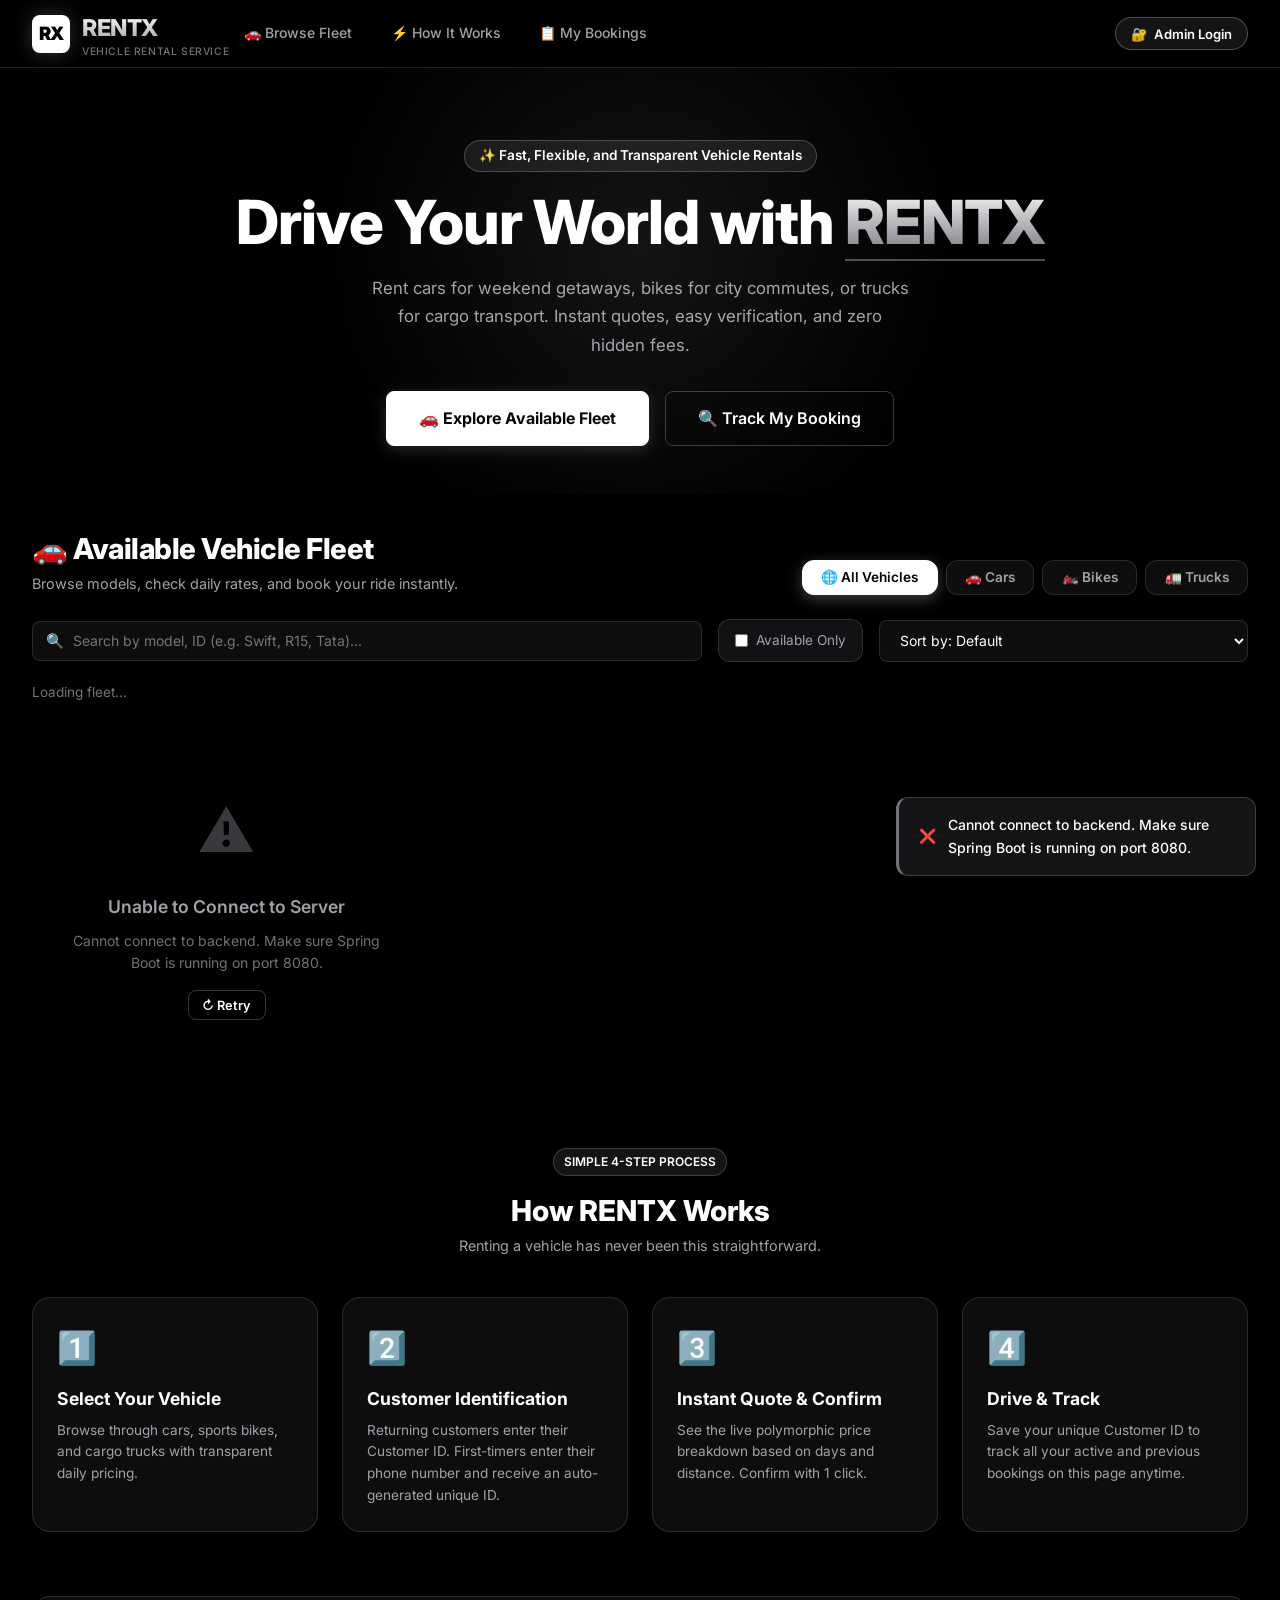
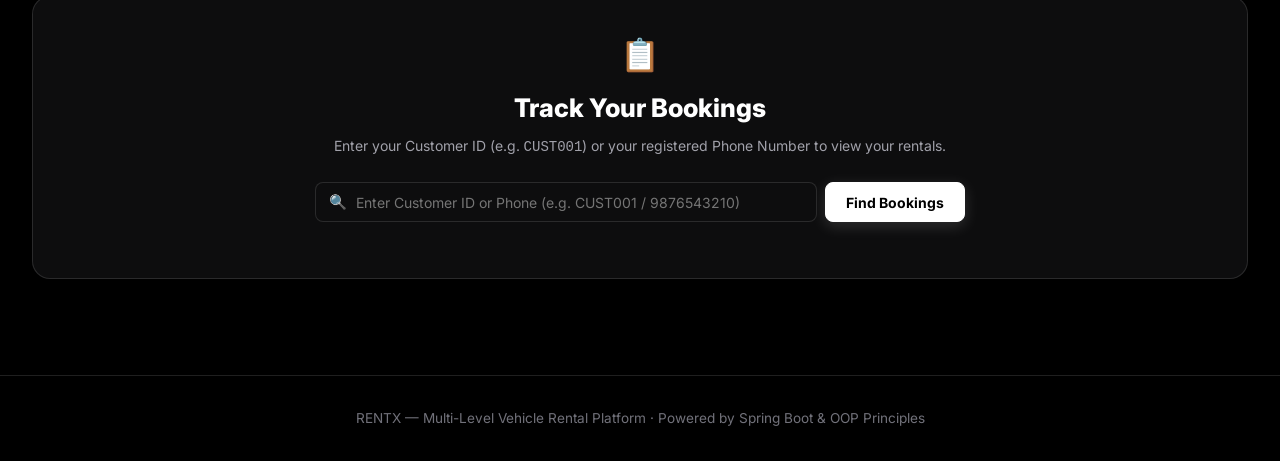
<file: index.html>
<!DOCTYPE html>
<html lang="en">
<head>
    <meta charset="UTF-8">
    <meta name="viewport" content="width=device-width, initial-scale=1.0">
    <meta name="description" content="RENTX - Find and rent cars, bikes, and trucks with transparent rates and instant booking.">
    <title>RENTX – Premium Vehicle Rental Platform</title>
    <link rel="stylesheet" href="css/style.css?v=3">
    <link rel="icon" href="data:image/svg+xml,<svg xmlns='http://www.w3.org/2000/svg' viewBox='0 0 100 100'><text y='.9em' font-size='90'>🚗</text></svg>">
</head>
<body>

<!-- CUSTOMER NAVIGATION -->
<nav class="navbar">
    <div class="navbar-brand">
        <div class="brand-logo">RX</div>
        <div>
            <span class="brand-name">RENTX</span>
            <span class="brand-subtitle">Vehicle Rental Service</span>
        </div>
    </div>

    <ul class="nav-links">
        <li><a href="#fleet-section" class="active">🚗 Browse Fleet</a></li>
        <li><a href="#how-it-works">⚡ How It Works</a></li>
        <li><a href="#my-bookings-section">📋 My Bookings</a></li>
    </ul>

    <!-- Top Right Switch: Admin Login / Owner Portal -->
    <div id="admin-nav-container" style="margin-left:auto; display:flex; align-items:center; gap:0.5rem;">
        <button onclick="openModal('admin-login-modal')" class="admin-switch-btn" id="admin-login-btn">
            <span>🔐</span> Admin Login
        </button>
    </div>
</nav>

<!-- HERO SECTION -->
<section class="hero">
    <div style="display:inline-block; margin-bottom:1rem; padding:4px 14px; border-radius:999px; background:rgba(255,255,255,0.08); border:1px solid rgba(255,255,255,0.2); font-size:0.85rem; font-weight:600;">
        ✨ Fast, Flexible, and Transparent Vehicle Rentals
    </div>
    <h1>Drive Your World with <span>RENTX</span></h1>
    <p>Rent cars for weekend getaways, bikes for city commutes, or trucks for cargo transport. Instant quotes, easy verification, and zero hidden fees.</p>
    <div class="hero-actions">
        <a href="#fleet-section" class="btn btn-primary btn-lg">🚗 Explore Available Fleet</a>
        <a href="#my-bookings-section" class="btn btn-outline btn-lg">🔍 Track My Booking</a>
    </div>
</section>

<!-- MAIN CONTENT -->
<main class="main-content">

    <!-- FLEET CATALOG SECTION -->
    <section id="fleet-section" style="scroll-margin-top: 80px;">
        <div style="display:flex; flex-wrap:wrap; align-items:flex-end; justify-content:space-between; gap:1rem; margin-bottom:1.5rem;">
            <div>
                <h2 style="font-size:1.8rem; font-weight:800; color:#fff; letter-spacing:-0.5px;">🚗 Available Vehicle Fleet</h2>
                <p style="color:var(--text-secondary); font-size:0.9rem;">Browse models, check daily rates, and book your ride instantly.</p>
            </div>
            <!-- Category Tabs -->
            <div class="category-tabs">
                <button class="category-tab-btn active" onclick="setCategoryFilter('ALL', this)">
                    🌐 All Vehicles
                </button>
                <button class="category-tab-btn" onclick="setCategoryFilter('Car', this)">
                    🚗 Cars
                </button>
                <button class="category-tab-btn" onclick="setCategoryFilter('Bike', this)">
                    🏍️ Bikes
                </button>
                <button class="category-tab-btn" onclick="setCategoryFilter('Truck', this)">
                    🚛 Trucks
                </button>
            </div>
        </div>

        <!-- Filter & Search Controls Bar -->
        <div class="filter-bar" style="margin-bottom:1.25rem;">
            <div class="search-input" style="flex:2; min-width:220px;">
                <span class="search-icon">🔍</span>
                <input type="text" id="search-vehicle" placeholder="Search by model, ID (e.g. Swift, R15, Tata)..." oninput="renderCustomerFleet()">
            </div>
            
            <div style="display:flex; align-items:center; gap:0.5rem; background:var(--bg-input); border:1px solid var(--border); padding:0.6rem 1rem; border-radius:var(--radius-md);">
                <input type="checkbox" id="filter-available-only" style="cursor:pointer; accent-color:#fff;" onchange="renderCustomerFleet()">
                <label for="filter-available-only" style="font-size:0.85rem; color:var(--text-secondary); cursor:pointer; user-select:none;">
                    Available Only
                </label>
            </div>

            <select class="filter-select" id="sort-vehicles" onchange="renderCustomerFleet()" style="flex:1; min-width:180px;">
                <option value="default">Sort by: Default</option>
                <option value="price-asc">Price: Low to High</option>
                <option value="price-desc">Price: High to Low</option>
                <option value="name">Vehicle Name: A to Z</option>
            </select>
        </div>

        <!-- Count Indicator -->
        <div style="display:flex; justify-content:space-between; align-items:center; margin-bottom:1.25rem;">
            <span id="fleet-count" style="font-size:0.85rem; color:var(--text-muted);">Loading fleet...</span>
        </div>

        <!-- Vehicles Grid -->
        <div id="fleet-container" style="display:grid; grid-template-columns:repeat(auto-fill, minmax(300px, 1fr)); gap:1.5rem;">
            <div class="loading-overlay"><div class="spinner"></div> Loading vehicles...</div>
        </div>
    </section>

    <!-- HOW IT WORKS SECTION -->
    <section id="how-it-works" style="margin-top:4rem; scroll-margin-top:80px;">
        <div style="text-align:center; max-width:600px; margin:0 auto 2.5rem;">
            <div class="chip" style="margin-bottom:0.75rem;">SIMPLE 4-STEP PROCESS</div>
            <h2 style="font-size:1.8rem; font-weight:800; color:#fff;">How RENTX Works</h2>
            <p style="color:var(--text-secondary); font-size:0.9rem;">Renting a vehicle has never been this straightforward.</p>
        </div>

        <div style="display:grid; grid-template-columns:repeat(auto-fit, minmax(240px, 1fr)); gap:1.5rem;">
            <div class="card" style="padding:1.5rem;">
                <div style="font-size:2rem; margin-bottom:0.75rem;">1️⃣</div>
                <h3 style="font-size:1.1rem; font-weight:700; color:#fff; margin-bottom:0.4rem;">Select Your Vehicle</h3>
                <p style="font-size:0.85rem; color:var(--text-secondary);">Browse through cars, sports bikes, and cargo trucks with transparent daily pricing.</p>
            </div>

            <div class="card" style="padding:1.5rem;">
                <div style="font-size:2rem; margin-bottom:0.75rem;">2️⃣</div>
                <h3 style="font-size:1.1rem; font-weight:700; color:#fff; margin-bottom:0.4rem;">Customer Identification</h3>
                <p style="font-size:0.85rem; color:var(--text-secondary);">Returning customers enter their Customer ID. First-timers enter their phone number and receive an auto-generated unique ID.</p>
            </div>

            <div class="card" style="padding:1.5rem;">
                <div style="font-size:2rem; margin-bottom:0.75rem;">3️⃣</div>
                <h3 style="font-size:1.1rem; font-weight:700; color:#fff; margin-bottom:0.4rem;">Instant Quote & Confirm</h3>
                <p style="font-size:0.85rem; color:var(--text-secondary);">See the live polymorphic price breakdown based on days and distance. Confirm with 1 click.</p>
            </div>

            <div class="card" style="padding:1.5rem;">
                <div style="font-size:2rem; margin-bottom:0.75rem;">4️⃣</div>
                <h3 style="font-size:1.1rem; font-weight:700; color:#fff; margin-bottom:0.4rem;">Drive & Track</h3>
                <p style="font-size:0.85rem; color:var(--text-secondary);">Save your unique Customer ID to track all your active and previous bookings on this page anytime.</p>
            </div>
        </div>
    </section>

    <!-- MY BOOKINGS LOOKUP SECTION -->
    <section id="my-bookings-section" style="margin-top:4rem; scroll-margin-top:80px;">
        <div class="card" style="padding:2rem;">
            <div style="max-width:650px; margin:0 auto; text-align:center;">
                <div style="font-size:2rem; margin-bottom:0.5rem;">📋</div>
                <h2 style="font-size:1.6rem; font-weight:800; color:#fff; margin-bottom:0.4rem;">Track Your Bookings</h2>
                <p style="color:var(--text-secondary); font-size:0.875rem; margin-bottom:1.5rem;">
                    Enter your Customer ID (e.g. <code>CUST001</code>) or your registered Phone Number to view your rentals.
                </p>

                <form onsubmit="lookupMyBookings(event)" style="display:flex; gap:0.5rem; margin-bottom:1.5rem;">
                    <div class="search-input" style="flex:1;">
                        <span class="search-icon">🔍</span>
                        <input type="text" id="my-bookings-input" placeholder="Enter Customer ID or Phone (e.g. CUST001 / 9876543210)" required>
                    </div>
                    <button type="submit" class="btn btn-primary" style="white-space:nowrap;">
                        Find Bookings
                    </button>
                </form>
            </div>

            <!-- Results Display Area -->
            <div id="my-bookings-results" style="max-width:900px; margin:0 auto;"></div>
        </div>
    </section>

</main>

<!-- ======================================================
     BOOKING MODAL (CUSTOMER FACING)
     ====================================================== -->
<div class="modal-overlay" id="booking-modal">
    <div class="modal" style="max-width:550px;">
        <div class="modal-header">
            <h3>⚡ Book Vehicle</h3>
            <button class="modal-close" onclick="closeModal('booking-modal')">✕</button>
        </div>

        <div class="modal-body">
            <!-- Selected Vehicle Summary Bar -->
            <div style="display:flex; align-items:center; gap:1rem; background:rgba(255,255,255,0.05); border:1px solid var(--border); border-radius:var(--radius-md); padding:1rem; margin-bottom:1.25rem;">
                <div id="modal-vehicle-icon" style="font-size:2.5rem; line-height:1;">🚗</div>
                <div style="flex:1;">
                    <div style="display:flex; justify-content:space-between; align-items:center;">
                        <h4 id="modal-vehicle-model" style="font-size:1.1rem; font-weight:700; color:#fff;">—</h4>
                        <span id="modal-vehicle-type"></span>
                    </div>
                    <div style="display:flex; justify-content:space-between; align-items:center; margin-top:0.25rem;">
                        <span style="font-size:0.8rem; color:var(--text-muted);">Vehicle ID: <code id="modal-vehicle-id" style="color:#fff;">—</code></span>
                        <strong id="modal-vehicle-rate" style="color:#fff; font-size:0.95rem;">—</strong>
                    </div>
                </div>
            </div>

            <!-- Booking Form -->
            <form id="customer-booking-form" onsubmit="submitCustomerBooking(event)">

                <!-- Customer Mode Switcher Tabs -->
                <div class="customer-tabs">
                    <button type="button" class="customer-tab-btn active" id="tab-btn-existing" onclick="switchCustomerTab('existing')">
                        👤 Existing Customer
                    </button>
                    <button type="button" class="customer-tab-btn" id="tab-btn-new" onclick="switchCustomerTab('new')">
                        ✨ New Customer
                    </button>
                </div>

                <!-- TAB 1: EXISTING CUSTOMER (ENTER USER CODE) -->
                <div id="customer-existing-section">
                    <div class="form-group">
                        <label class="form-label" for="verify-id-input">
                            Enter Your Customer ID or Phone *
                        </label>
                        <div style="display:flex; gap:0.5rem;">
                            <input class="form-control" id="verify-id-input" type="text" placeholder="e.g. CUST001 or 9876543210" style="text-transform:uppercase;">
                            <button type="button" class="btn btn-outline" id="verify-cust-btn" onclick="verifyCustomer()" style="white-space:nowrap;">
                                Verify ID
                            </button>
                        </div>
                        <span class="form-hint">Enter the unique code given during your previous booking.</span>
                    </div>

                    <!-- Verified customer alert card -->
                    <div id="verified-customer-box" class="verified-customer-alert" style="display:none;">
                        <div>
                            <div style="font-weight:700; color:#fff;" id="verified-cust-name">John Doe</div>
                            <div style="font-size:0.8rem; color:var(--text-secondary);" id="verified-cust-details">ID: CUST001</div>
                        </div>
                        <span style="font-size:0.8rem; color:#fff; font-weight:700; background:rgba(255,255,255,0.1); padding:2px 8px; border-radius:999px;">
                            ✓ Verified
                        </span>
                    </div>
                </div>

                <!-- TAB 2: NEW CUSTOMER (REGISTER & GENERATE ID) -->
                <div id="customer-new-section" style="display:none;">
                    <div style="background:rgba(255,255,255,0.03); border:1px solid rgba(255,255,255,0.1); border-radius:8px; padding:0.75rem 1rem; margin-bottom:1rem; font-size:0.8rem; color:var(--text-secondary);">
                        💡 <strong>First time renting?</strong> Enter your details below. A <strong>unique Customer ID</strong> will be generated automatically for you!
                    </div>

                    <div class="form-group">
                        <label class="form-label" for="new-cust-name">Full Name *</label>
                        <input class="form-control" id="new-cust-name" type="text" placeholder="e.g. Alex Johnson">
                    </div>

                    <div class="two-col">
                        <div class="form-group">
                            <label class="form-label" for="new-cust-phone">Phone Number *</label>
                            <input class="form-control" id="new-cust-phone" type="tel" placeholder="10-digit mobile" maxlength="15">
                        </div>
                        <div class="form-group">
                            <label class="form-label" for="new-cust-email">Email (Optional)</label>
                            <input class="form-control" id="new-cust-email" type="email" placeholder="alex@example.com">
                        </div>
                    </div>
                </div>

                <!-- RENTAL DURATION -->
                <div class="form-group" style="margin-top:1rem;">
                    <label class="form-label" for="book-days">Number of Rental Days *</label>
                    <input class="form-control" id="book-days" type="number" min="1" max="180" value="1" required oninput="updateBookingQuote()">
                </div>

                <!-- KILOMETERS (FOR TRUCK ONLY) -->
                <div class="form-group" id="book-truck-km-group" style="display:none;">
                    <label class="form-label" for="book-km">Estimated Distance (Kilometers) *</label>
                    <input class="form-control" id="book-km" type="number" min="0" value="50" oninput="updateBookingQuote()">
                    <span class="form-hint">Trucks include an additional distance-based charge per kilometer.</span>
                </div>

                <!-- LIVE QUOTE PREVIEW -->
                <div class="calc-preview">
                    <div class="calc-title">💰 Live Rental Estimate</div>
                    <div id="quote-details"></div>
                    <div class="calc-total">
                        <span>Total Rental Cost</span>
                        <span id="quote-total" style="color:#FFFFFF;">₹0</span>
                    </div>
                </div>

                <!-- SUBMIT BUTTONS -->
                <div style="margin-top:1.5rem; display:flex; gap:0.75rem;">
                    <button type="button" class="btn btn-outline" style="flex:1;" onclick="closeModal('booking-modal')">
                        Cancel
                    </button>
                    <button type="submit" class="btn btn-primary" style="flex:2;" id="confirm-booking-btn">
                        ⚡ Confirm & Book Vehicle
                    </button>
                </div>
            </form>
        </div>
    </div>
</div>

<!-- ======================================================
     BOOKING SUCCESS RECEIPT MODAL
     ====================================================== -->
<div class="modal-overlay" id="booking-success-modal">
    <div class="modal" style="max-width:550px;">
        <div class="modal-header">
            <h3>Booking Confirmation</h3>
            <button class="modal-close" onclick="closeModal('booking-success-modal')">✕</button>
        </div>
        <div class="modal-body" id="receipt-content-area">
            <!-- Dynamically populated by customer-portal.js -->
        </div>
        <div class="modal-footer" style="display:flex; justify-content:space-between; gap:0.5rem; padding-top:1rem;">
            <a href="#my-bookings-section" class="btn btn-outline btn-sm" onclick="closeModal('booking-success-modal')">
                View in My Bookings
            </a>
            <button class="btn btn-primary btn-sm" onclick="closeModal('booking-success-modal')">
                Done
            </button>
        </div>
    </div>
</div>

<!-- ======================================================
     ADMIN LOGIN MODAL
     ====================================================== -->
<div class="modal-overlay" id="admin-login-modal">
    <div class="modal" style="max-width:420px;">
        <div class="modal-header">
            <h3>🔐 Admin & Owner Login</h3>
            <button class="modal-close" onclick="closeModal('admin-login-modal')">✕</button>
        </div>
        <div class="modal-body">
            <p style="font-size:0.85rem; color:var(--text-secondary); margin-bottom:1.25rem;">
                Sign in to access fleet management, revenue history, customer registry, and vehicle return terminals.
            </p>

            <form id="admin-login-form" onsubmit="submitAdminLogin(event)">
                <div class="form-group">
                    <label class="form-label" for="admin-user">Username</label>
                    <input class="form-control" id="admin-user" type="text" placeholder="admin" value="admin" required>
                </div>
                <div class="form-group">
                    <label class="form-label" for="admin-pass">Password</label>
                    <input class="form-control" id="admin-pass" type="password" placeholder="admin123" value="admin123" required>
                </div>

                <div style="display:flex; flex-direction:column; gap:0.75rem; margin-top:1.5rem;">
                    <button type="submit" class="btn btn-primary" style="width:100%; justify-content:center;">
                        Enter Owner Portal →
                    </button>
                    <button type="button" class="btn btn-outline" style="width:100%; justify-content:center; font-size:0.8rem;" onclick="quickAdminLogin()">
                        ⚡ 1-Click Quick Demo Sign-In
                    </button>
                </div>
            </form>
        </div>
    </div>
</div>

<footer style="border-top:1px solid var(--border); padding:2rem; text-align:center; color:var(--text-muted); font-size:0.85rem; margin-top:4rem;">
    <p>RENTX — Multi-Level Vehicle Rental Platform · Powered by Spring Boot & OOP Principles</p>
</footer>

<script src="js/app.js"></script>
<script src="js/customer-portal.js"></script>
</body>
</html>
</file>
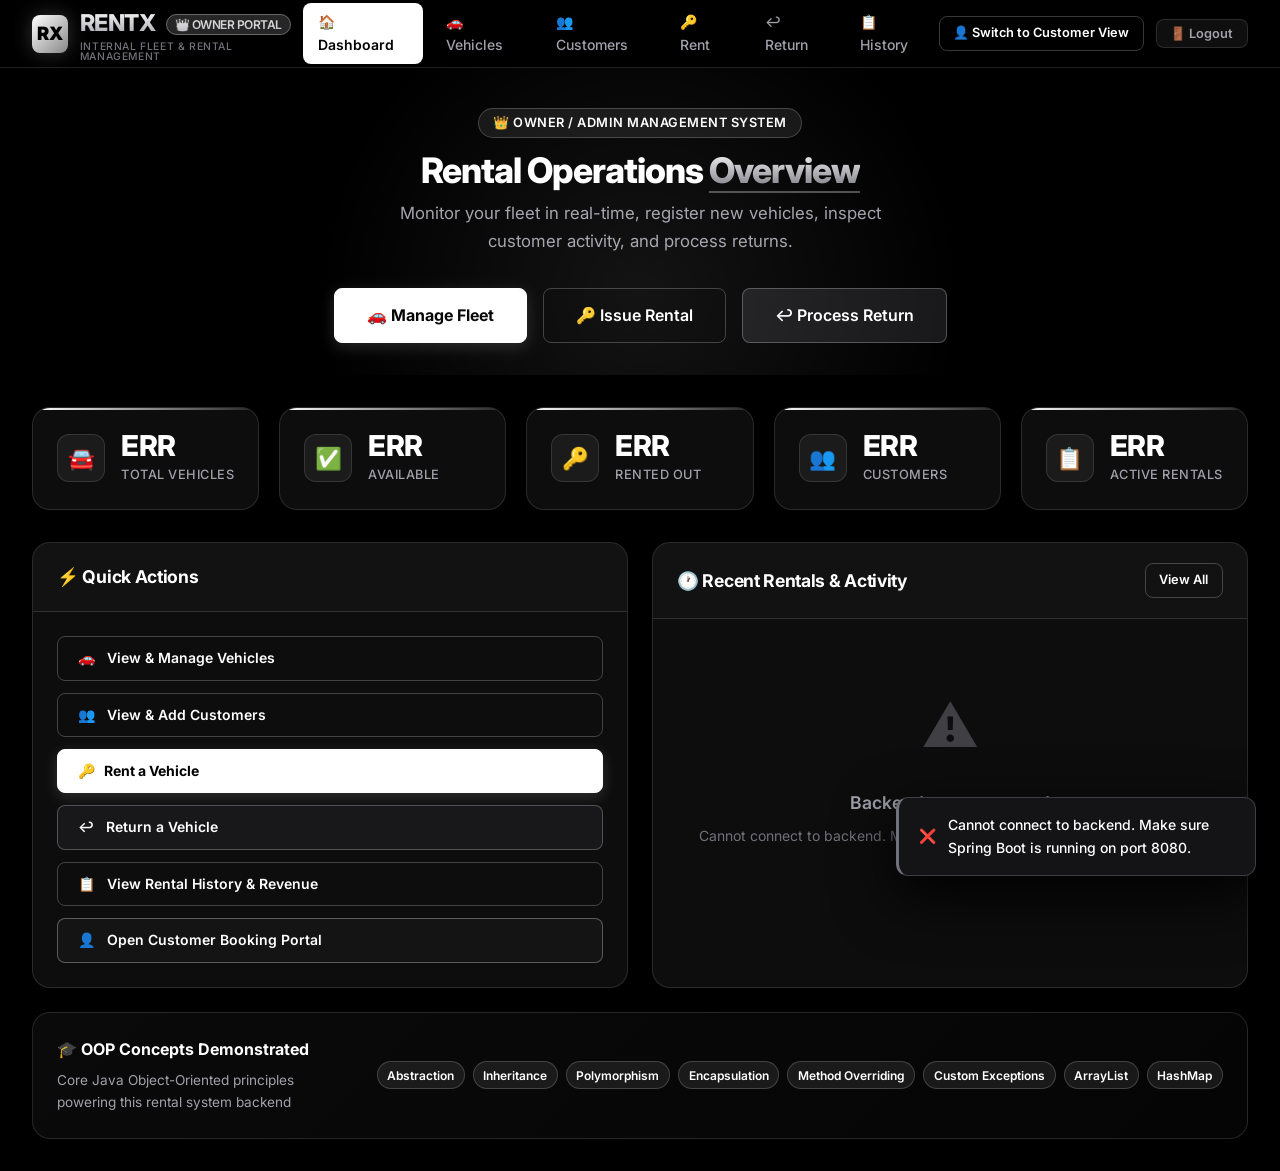
<file: admin.html>
<!DOCTYPE html>
<html lang="en">
<head>
    <meta charset="UTF-8">
    <meta name="viewport" content="width=device-width, initial-scale=1.0">
    <meta name="description" content="RENTX - Owner & Admin Dashboard. Fleet management, customer logs, and rental tracking.">
    <title>Owner Dashboard – RENTX Admin</title>
    <link rel="stylesheet" href="css/style.css?v=3">
    <link rel="icon" href="data:image/svg+xml,<svg xmlns='http://www.w3.org/2000/svg' viewBox='0 0 100 100'><text y='.9em' font-size='90'>👑</text></svg>">
</head>
<body>

<!-- OWNER / ADMIN NAVIGATION -->
<nav class="navbar">
    <div class="navbar-brand">
        <div class="brand-logo" style="background:linear-gradient(135deg, #fff, #888); color:#000;">RX</div>
        <div>
            <span class="brand-name">RENTX <span style="font-size:0.75rem; vertical-align:middle; margin-left:6px; padding:2px 8px; border-radius:999px; background:rgba(255,255,255,0.15); border:1px solid rgba(255,255,255,0.3); color:#fff; font-weight:600;">👑 OWNER PORTAL</span></span>
            <span class="brand-subtitle">Internal Fleet & Rental Management</span>
        </div>
    </div>
    <ul class="nav-links">
        <li><a href="admin.html" class="active">🏠 Dashboard</a></li>
        <li><a href="vehicles.html">🚗 Vehicles</a></li>
        <li><a href="customers.html">👥 Customers</a></li>
        <li><a href="rental.html">🔑 Rent</a></li>
        <li><a href="return.html">↩️ Return</a></li>
        <li><a href="history.html">📋 History</a></li>
    </ul>
    <div style="display:flex; align-items:center; gap:0.75rem; margin-left:auto;">
        <a href="index.html" class="btn btn-outline btn-sm" title="View website as a customer">
            👤 Switch to Customer View
        </a>
        <button onclick="logoutAdmin()" class="btn btn-sm" style="background:rgba(255,255,255,0.06); border:1px solid var(--border); color:var(--text-secondary);" title="Exit admin session">
            🚪 Logout
        </button>
    </div>
</nav>

<!-- ADMIN HERO / BANNER -->
<section class="hero" style="padding: 2.5rem 2rem 2rem;">
    <div style="display:inline-block; margin-bottom:0.75rem; padding:4px 14px; border-radius:999px; background:rgba(255,255,255,0.08); border:1px solid rgba(255,255,255,0.2); font-size:0.8rem; font-weight:600; letter-spacing:0.5px;">
        👑 OWNER / ADMIN MANAGEMENT SYSTEM
    </div>
    <h1 style="font-size:2.2rem; margin-bottom:0.5rem;">Rental Operations <span>Overview</span></h1>
    <p>Monitor your fleet in real-time, register new vehicles, inspect customer activity, and process returns.</p>
    <div class="hero-actions" style="margin-top:1.25rem;">
        <a href="vehicles.html" class="btn btn-primary btn-lg">🚗 Manage Fleet</a>
        <a href="rental.html" class="btn btn-outline btn-lg">🔑 Issue Rental</a>
        <a href="return.html" class="btn btn-success btn-lg">↩️ Process Return</a>
    </div>
</section>

<!-- MAIN CONTENT -->
<main class="main-content">

    <!-- DASHBOARD STATS -->
    <div class="stats-grid fade-in" id="stats-grid">
        <div class="stat-card">
            <div class="stat-icon">🚘</div>
            <div class="stat-info">
                <h3 id="stat-total-vehicles">—</h3>
                <p>Total Vehicles</p>
            </div>
        </div>
        <div class="stat-card">
            <div class="stat-icon">✅</div>
            <div class="stat-info">
                <h3 id="stat-available">—</h3>
                <p>Available</p>
            </div>
        </div>
        <div class="stat-card">
            <div class="stat-icon">🔑</div>
            <div class="stat-info">
                <h3 id="stat-rented">—</h3>
                <p>Rented Out</p>
            </div>
        </div>
        <div class="stat-card">
            <div class="stat-icon">👥</div>
            <div class="stat-info">
                <h3 id="stat-customers">—</h3>
                <p>Customers</p>
            </div>
        </div>
        <div class="stat-card">
            <div class="stat-icon">📋</div>
            <div class="stat-info">
                <h3 id="stat-active-rentals">—</h3>
                <p>Active Rentals</p>
            </div>
        </div>
    </div>

    <!-- QUICK LINKS + RECENT ACTIVITY -->
    <div class="two-col">
        <!-- Quick Actions -->
        <div class="card fade-in">
            <div class="card-header">
                <h2>⚡ Quick Actions</h2>
            </div>
            <div class="card-body" style="display:flex; flex-direction:column; gap:0.75rem;">
                <a href="vehicles.html" class="btn btn-outline" style="width:100%; justify-content:start;">
                    🚗 &nbsp; View & Manage Vehicles
                </a>
                <a href="customers.html" class="btn btn-outline" style="width:100%; justify-content:start;">
                    👥 &nbsp; View & Add Customers
                </a>
                <a href="rental.html" class="btn btn-primary" style="width:100%; justify-content:start;">
                    🔑 &nbsp; Rent a Vehicle
                </a>
                <a href="return.html" class="btn btn-success" style="width:100%; justify-content:start;">
                    ↩️ &nbsp; Return a Vehicle
                </a>
                <a href="history.html" class="btn btn-outline" style="width:100%; justify-content:start;">
                    📋 &nbsp; View Rental History & Revenue
                </a>
                <a href="index.html" class="btn btn-outline" style="width:100%; justify-content:start; border-color:rgba(255,255,255,0.3); background:rgba(255,255,255,0.03);">
                    👤 &nbsp; Open Customer Booking Portal
                </a>
            </div>
        </div>

        <!-- Recent Rentals -->
        <div class="card fade-in">
            <div class="card-header">
                <h2>🕐 Recent Rentals & Activity</h2>
                <a href="history.html" class="btn btn-outline btn-sm">View All</a>
            </div>
            <div id="recent-rentals-list">
                <div class="loading-overlay">
                    <div class="spinner"></div> Loading recent logs...
                </div>
            </div>
        </div>
    </div>

    <!-- OOP Info Banner -->
    <div class="card fade-in" style="margin-top:1.5rem; background: linear-gradient(135deg, rgba(255,255,255,0.04), rgba(255,255,255,0.02)); border:1px solid rgba(255,255,255,0.12);">
        <div class="card-body" style="display:flex; flex-wrap:wrap; gap:2rem; align-items:center;">
            <div style="flex:1; min-width:200px;">
                <h3 style="font-size:1rem; margin-bottom:0.5rem; color:var(--text-primary);">🎓 OOP Concepts Demonstrated</h3>
                <p style="font-size:0.85rem; color:var(--text-secondary);">Core Java Object-Oriented principles powering this rental system backend</p>
            </div>
            <div style="display:flex; flex-wrap:wrap; gap:0.5rem;">
                <span class="chip">Abstraction</span>
                <span class="chip">Inheritance</span>
                <span class="chip">Polymorphism</span>
                <span class="chip">Encapsulation</span>
                <span class="chip">Method Overriding</span>
                <span class="chip">Custom Exceptions</span>
                <span class="chip">ArrayList</span>
                <span class="chip">HashMap</span>
            </div>
        </div>
    </div>

</main>

<script src="js/app.js"></script>
<script>
    // Ensure admin session flag
    sessionStorage.setItem('isAdmin', 'true');

    function logoutAdmin() {
        sessionStorage.removeItem('isAdmin');
        showToast('Logged out of Admin Portal.', 'info');
        setTimeout(() => {
            window.location.href = 'index.html';
        }, 500);
    }

    // Load dashboard statistics
    async function loadDashboard() {
        try {
            // Load stats
            const stats = await apiFetch('/vehicles/stats');
            document.getElementById('stat-total-vehicles').textContent = stats.totalVehicles ?? 0;
            document.getElementById('stat-available').textContent = stats.availableVehicles ?? 0;
            document.getElementById('stat-rented').textContent = stats.rentedVehicles ?? 0;
            document.getElementById('stat-customers').textContent = stats.totalCustomers ?? 0;
            document.getElementById('stat-active-rentals').textContent = stats.activeRentals ?? 0;

            // Load recent rentals
            const rentals = await apiFetch('/rentals');
            const container = document.getElementById('recent-rentals-list');

            if (!rentals || rentals.length === 0) {
                container.innerHTML = `<div class="empty-state"><div class="icon">📋</div><p>No rentals yet. <a href="rental.html" style="color:var(--text-primary); text-decoration:underline;">Rent a vehicle</a> to get started.</p></div>`;
                return;
            }

            // Show last 5 rentals
            const recent = rentals.slice(-5).reverse();
            container.innerHTML = `
                <div style="padding:0.5rem 0;">
                    ${recent.map(r => `
                        <div style="display:flex; align-items:center; justify-content:space-between; padding:0.875rem 1.5rem; border-bottom:1px solid var(--border);">
                            <div>
                                <div style="font-weight:600; font-size:0.875rem;">${r.rentalId} — ${r.vehicle?.model || '—'}</div>
                                <div style="font-size:0.78rem; color:var(--text-muted);">${r.customer?.name || '—'} (${r.customer?.customerId || '—'}) · ${formatDate(r.rentalDate)}</div>
                            </div>
                            <div style="text-align:right;">
                                ${statusBadge(r.status)}
                                <div style="font-size:0.78rem; color:var(--text-primary); font-weight:700; margin-top:0.2rem;">${formatCurrency(r.totalAmount)}</div>
                            </div>
                        </div>
                    `).join('')}
                </div>
            `;

        } catch (err) {
            document.getElementById('recent-rentals-list').innerHTML =
                `<div class="empty-state"><div class="icon">⚠️</div><h3>Backend not connected</h3><p>${err.message}</p></div>`;
            ['stat-total-vehicles','stat-available','stat-rented','stat-customers','stat-active-rentals']
                .forEach(id => document.getElementById(id).textContent = 'ERR');
            showToast(err.message, 'error');
        }
    }

    loadDashboard();
</script>
</body>
</html>
</file>
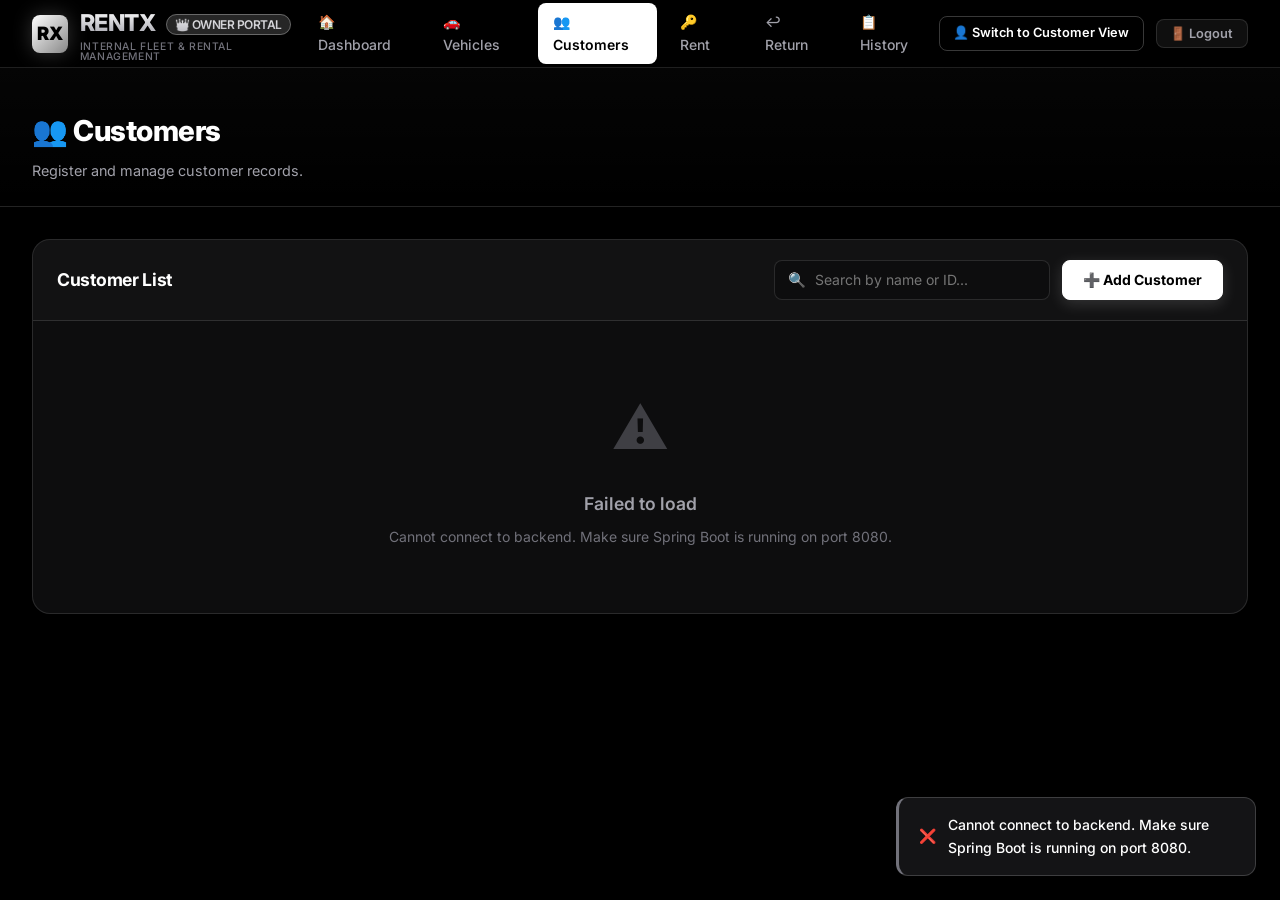
<file: customers.html>
<!DOCTYPE html>
<html lang="en">
<head>
    <meta charset="UTF-8">
    <meta name="viewport" content="width=device-width, initial-scale=1.0">
    <meta name="description" content="Manage customers in RENTX rental system.">
    <title>Customers – RENTX</title>
    <link rel="stylesheet" href="css/style.css?v=2">
</head>
<body>

<nav class="navbar">
    <div class="navbar-brand">
        <div class="brand-logo" style="background:linear-gradient(135deg, #fff, #888); color:#000;">RX</div>
        <div>
            <span class="brand-name">RENTX <span style="font-size:0.75rem; vertical-align:middle; margin-left:6px; padding:2px 8px; border-radius:999px; background:rgba(255,255,255,0.15); border:1px solid rgba(255,255,255,0.3); color:#fff; font-weight:600;">👑 OWNER PORTAL</span></span>
            <span class="brand-subtitle">Internal Fleet & Rental Management</span>
        </div>
    </div>
    <ul class="nav-links">
        <li><a href="admin.html">🏠 Dashboard</a></li>
        <li><a href="vehicles.html">🚗 Vehicles</a></li>
        <li><a href="customers.html" class="active">👥 Customers</a></li>
        <li><a href="rental.html">🔑 Rent</a></li>
        <li><a href="return.html">↩️ Return</a></li>
        <li><a href="history.html">📋 History</a></li>
    </ul>
    <div style="display:flex; align-items:center; gap:0.75rem; margin-left:auto;">
        <a href="index.html" class="btn btn-outline btn-sm" title="View customer portal">
            👤 Switch to Customer View
        </a>
        <button onclick="logoutAdmin()" class="btn btn-sm" style="background:rgba(255,255,255,0.06); border:1px solid var(--border); color:var(--text-secondary);" title="Exit admin session">
            🚪 Logout
        </button>
    </div>
</nav>

<div class="page-header">
    <h1>👥 Customers</h1>
    <p>Register and manage customer records.</p>
</div>

<main class="main-content">
    <div class="two-col" style="align-items:start;">

        <!-- Customer List -->
        <div class="card fade-in" style="grid-column: 1 / -1;">
            <div class="card-header">
                <h2>Customer List</h2>
                <div style="display:flex; gap:0.75rem;">
                    <div class="search-input" style="min-width:200px;">
                        <span class="search-icon">🔍</span>
                        <input type="text" id="customer-search" placeholder="Search by name or ID..." oninput="filterCustomers()">
                    </div>
                    <button class="btn btn-primary" onclick="openModal('add-customer-modal')">
                        ➕ Add Customer
                    </button>
                </div>
            </div>
            <div id="customer-table-wrapper">
                <div class="loading-overlay"><div class="spinner"></div> Loading customers...</div>
            </div>
        </div>

    </div>
</main>

<!-- ADD CUSTOMER MODAL -->
<div class="modal-overlay" id="add-customer-modal">
    <div class="modal">
        <div class="modal-header">
            <h3>➕ Register New Customer</h3>
            <button class="modal-close" onclick="closeModal('add-customer-modal')">✕</button>
        </div>
        <div class="modal-body">
            <form id="add-customer-form" onsubmit="submitCustomer(event)">
                <div class="two-col">
                    <div class="form-group">
                        <label class="form-label" for="c-id">Customer ID <span style="font-size:0.75rem; color:var(--text-muted);">(optional - auto-generated)</span></label>
                        <input class="form-control" id="c-id" type="text" placeholder="Leave blank to auto-generate">
                    </div>
                    <div class="form-group">
                        <label class="form-label" for="c-name">Full Name *</label>
                        <input class="form-control" id="c-name" type="text" placeholder="e.g. John Doe" required>
                    </div>
                </div>
                <div class="form-group">
                    <label class="form-label" for="c-phone">Phone Number *</label>
                    <input class="form-control" id="c-phone" type="tel" placeholder="e.g. 9876543210" required minlength="10">
                </div>
                <div class="form-group">
                    <label class="form-label" for="c-email">Email Address</label>
                    <input class="form-control" id="c-email" type="email" placeholder="e.g. john@example.com">
                </div>
                <div class="modal-footer" style="padding:0; border:none; margin-top:0.5rem;">
                    <button type="button" class="btn btn-outline" onclick="closeModal('add-customer-modal')">Cancel</button>
                    <button type="submit" class="btn btn-primary" id="add-customer-btn">Register Customer</button>
                </div>
            </form>
        </div>
    </div>
</div>

<!-- CUSTOMER RENTALS MODAL -->
<div class="modal-overlay" id="customer-rentals-modal">
    <div class="modal" style="max-width:680px;">
        <div class="modal-header">
            <h3 id="customer-rentals-title">Customer Rentals</h3>
            <button class="modal-close" onclick="closeModal('customer-rentals-modal')">✕</button>
        </div>
        <div class="modal-body" id="customer-rentals-body">
            <div class="loading-overlay"><div class="spinner"></div></div>
        </div>
    </div>
</div>

<script src="js/app.js"></script>
<script src="js/customers.js"></script>
</body>
</html>
</file>
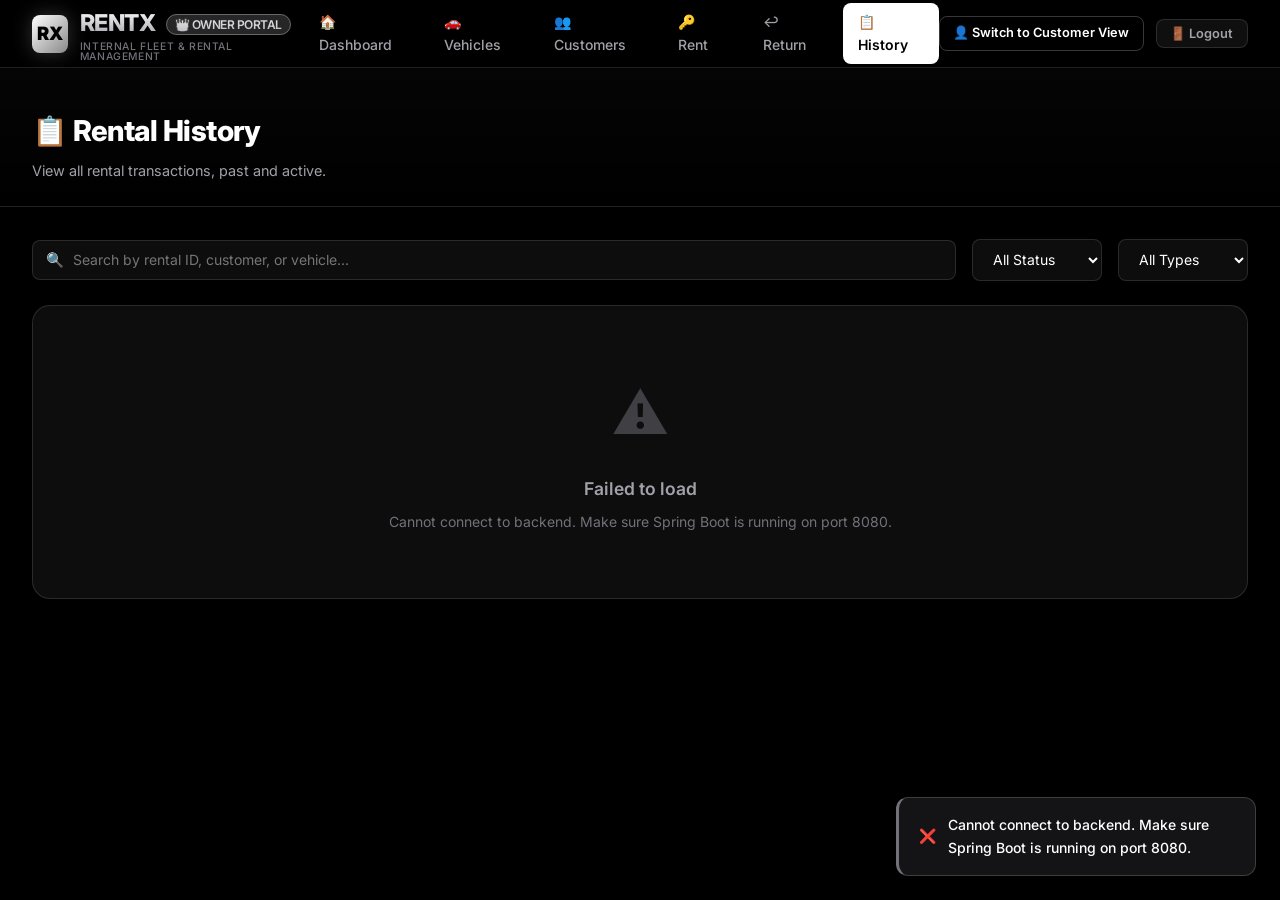
<file: history.html>
<!DOCTYPE html>
<html lang="en">
<head>
    <meta charset="UTF-8">
    <meta name="viewport" content="width=device-width, initial-scale=1.0">
    <meta name="description" content="View complete rental history in RENTX.">
    <title>Rental History – RENTX</title>
    <link rel="stylesheet" href="css/style.css?v=2">
</head>
<body>

<nav class="navbar">
    <div class="navbar-brand">
        <div class="brand-logo" style="background:linear-gradient(135deg, #fff, #888); color:#000;">RX</div>
        <div>
            <span class="brand-name">RENTX <span style="font-size:0.75rem; vertical-align:middle; margin-left:6px; padding:2px 8px; border-radius:999px; background:rgba(255,255,255,0.15); border:1px solid rgba(255,255,255,0.3); color:#fff; font-weight:600;">👑 OWNER PORTAL</span></span>
            <span class="brand-subtitle">Internal Fleet & Rental Management</span>
        </div>
    </div>
    <ul class="nav-links">
        <li><a href="admin.html">🏠 Dashboard</a></li>
        <li><a href="vehicles.html">🚗 Vehicles</a></li>
        <li><a href="customers.html">👥 Customers</a></li>
        <li><a href="rental.html">🔑 Rent</a></li>
        <li><a href="return.html">↩️ Return</a></li>
        <li><a href="history.html" class="active">📋 History</a></li>
    </ul>
    <div style="display:flex; align-items:center; gap:0.75rem; margin-left:auto;">
        <a href="index.html" class="btn btn-outline btn-sm" title="View customer portal">
            👤 Switch to Customer View
        </a>
        <button onclick="logoutAdmin()" class="btn btn-sm" style="background:rgba(255,255,255,0.06); border:1px solid var(--border); color:var(--text-secondary);" title="Exit admin session">
            🚪 Logout
        </button>
    </div>
</nav>

<div class="page-header">
    <h1>📋 Rental History</h1>
    <p>View all rental transactions, past and active.</p>
</div>

<main class="main-content">

    <!-- Filter bar -->
    <div class="filter-bar">
        <div class="search-input">
            <span class="search-icon">🔍</span>
            <input type="text" id="history-search" placeholder="Search by rental ID, customer, or vehicle..." oninput="filterHistory()">
        </div>
        <select class="filter-select" id="status-filter" onchange="filterHistory()">
            <option value="">All Status</option>
            <option value="ACTIVE">⏳ Active</option>
            <option value="RETURNED">✓ Returned</option>
        </select>
        <select class="filter-select" id="type-filter-h" onchange="filterHistory()">
            <option value="">All Types</option>
            <option value="Car">🚗 Car</option>
            <option value="Bike">🏍️ Bike</option>
            <option value="Truck">🚛 Truck</option>
        </select>
    </div>

    <p id="history-count" style="font-size:0.85rem; color:var(--text-muted); margin-bottom:1rem;"></p>

    <!-- History Table -->
    <div class="card fade-in">
        <div id="history-table-wrapper">
            <div class="loading-overlay"><div class="spinner"></div> Loading rental history...</div>
        </div>
    </div>

</main>

<script src="js/app.js"></script>
<script src="js/history.js"></script>
</body>
</html>
</file>
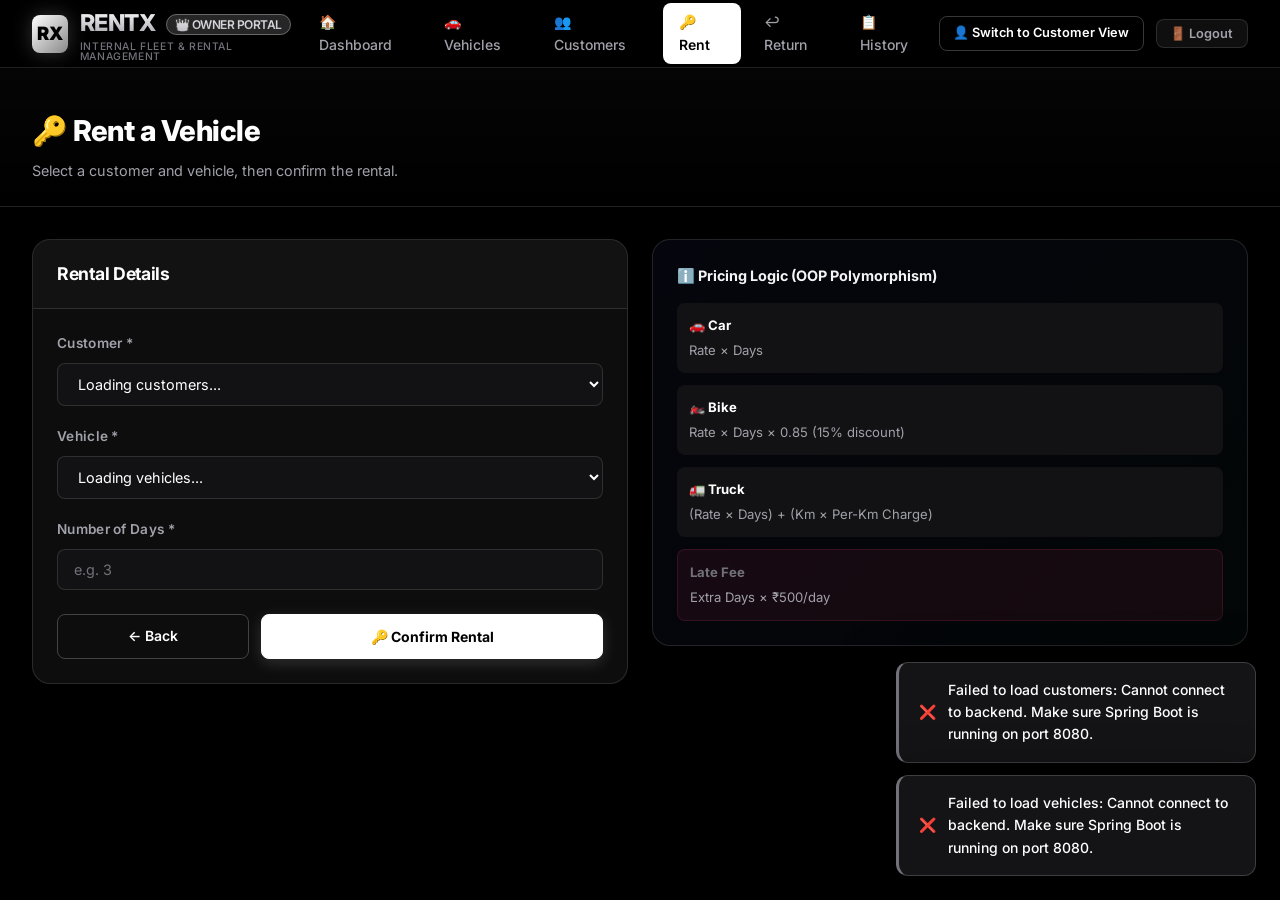
<file: rental.html>
<!DOCTYPE html>
<html lang="en">
<head>
    <meta charset="UTF-8">
    <meta name="viewport" content="width=device-width, initial-scale=1.0">
    <meta name="description" content="Rent a vehicle through RENTX.">
    <title>Rent a Vehicle – RENTX</title>
    <link rel="stylesheet" href="css/style.css?v=2">
</head>
<body>

<nav class="navbar">
    <div class="navbar-brand">
        <div class="brand-logo" style="background:linear-gradient(135deg, #fff, #888); color:#000;">RX</div>
        <div>
            <span class="brand-name">RENTX <span style="font-size:0.75rem; vertical-align:middle; margin-left:6px; padding:2px 8px; border-radius:999px; background:rgba(255,255,255,0.15); border:1px solid rgba(255,255,255,0.3); color:#fff; font-weight:600;">👑 OWNER PORTAL</span></span>
            <span class="brand-subtitle">Internal Fleet & Rental Management</span>
        </div>
    </div>
    <ul class="nav-links">
        <li><a href="admin.html">🏠 Dashboard</a></li>
        <li><a href="vehicles.html">🚗 Vehicles</a></li>
        <li><a href="customers.html">👥 Customers</a></li>
        <li><a href="rental.html" class="active">🔑 Rent</a></li>
        <li><a href="return.html">↩️ Return</a></li>
        <li><a href="history.html">📋 History</a></li>
    </ul>
    <div style="display:flex; align-items:center; gap:0.75rem; margin-left:auto;">
        <a href="index.html" class="btn btn-outline btn-sm" title="View customer portal">
            👤 Switch to Customer View
        </a>
        <button onclick="logoutAdmin()" class="btn btn-sm" style="background:rgba(255,255,255,0.06); border:1px solid var(--border); color:var(--text-secondary);" title="Exit admin session">
            🚪 Logout
        </button>
    </div>
</nav>

<div class="page-header">
    <h1>🔑 Rent a Vehicle</h1>
    <p>Select a customer and vehicle, then confirm the rental.</p>
</div>

<main class="main-content">
    <div class="two-col" style="align-items:start;">

        <!-- RENTAL FORM -->
        <div class="card fade-in">
            <div class="card-header">
                <h2>Rental Details</h2>
            </div>
            <div class="card-body">
                <form id="rental-form" onsubmit="confirmRental(event)">

                    <!-- Customer Selection -->
                    <div class="form-group">
                        <label class="form-label" for="r-customer">Customer *</label>
                        <select class="form-control" id="r-customer" required onchange="onCustomerChange()">
                            <option value="">Loading customers...</option>
                        </select>
                    </div>

                    <!-- Customer Info Display -->
                    <div id="customer-info-box" style="display:none; background:rgba(255,255,255,0.05); border:1px solid rgba(255,255,255,0.12); border-radius:8px; padding:0.75rem 1rem; margin-bottom:1.25rem; font-size:0.85rem;">
                        <div id="customer-info-text" style="color:var(--text-secondary)"></div>
                    </div>

                    <!-- Vehicle Selection -->
                    <div class="form-group">
                        <label class="form-label" for="r-vehicle">Vehicle *</label>
                        <select class="form-control" id="r-vehicle" required onchange="onVehicleChange()">
                            <option value="">Loading vehicles...</option>
                        </select>
                    </div>

                    <!-- Vehicle Info Display -->
                    <div id="vehicle-info-box" style="display:none; background:rgba(255,255,255,0.05); border:1px solid rgba(255,255,255,0.12); border-radius:8px; padding:0.75rem 1rem; margin-bottom:1.25rem; font-size:0.85rem;">
                        <div id="vehicle-info-text"></div>
                    </div>

                    <!-- Rental Days -->
                    <div class="form-group">
                        <label class="form-label" for="r-days">Number of Days *</label>
                        <input class="form-control" id="r-days" type="number" min="1" max="365"
                               placeholder="e.g. 3" required oninput="updateCalculation()">
                    </div>

                    <!-- Kilometers (Truck only) -->
                    <div class="form-group" id="km-field" style="display:none;">
                        <label class="form-label" for="r-km">Estimated Kilometers (for Truck) *</label>
                        <input class="form-control" id="r-km" type="number" min="0"
                               placeholder="e.g. 200" oninput="updateCalculation()">
                    </div>

                    <!-- Amount Preview -->
                    <div id="amount-preview" style="display:none;">
                        <div class="calc-preview">
                            <div class="calc-title">💰 Rental Cost Estimate</div>
                            <div id="calc-details"></div>
                            <div class="calc-total">
                                <span>Total Estimated Amount</span>
                                <span id="calc-total-amount" style="color:var(--success)">₹0</span>
                            </div>
                        </div>
                    </div>

                    <div style="margin-top:1.5rem; display:flex; gap:0.75rem;">
                        <a href="vehicles.html" class="btn btn-outline" style="flex:1; justify-content:center;">← Back</a>
                        <button type="submit" class="btn btn-primary" style="flex:2; justify-content:center;" id="rent-btn">
                            🔑 Confirm Rental
                        </button>
                    </div>

                </form>
            </div>
        </div>

        <!-- RENTAL CONFIRMATION RECEIPT (shown after rent) -->
        <div id="confirmation-panel" style="display:none;" class="fade-in">
            <div class="card">
                <div class="card-header" style="background: rgba(255,255,255,0.06);">
                    <h2 style="color:var(--text-primary);">✅ Rental Confirmed!</h2>
                </div>
                <div class="card-body">
                    <div id="receipt-content"></div>
                    <div style="margin-top:1.5rem; display:flex; gap:0.75rem; flex-wrap:wrap;">
                        <button onclick="resetForm()" class="btn btn-outline" style="flex:1;">New Rental</button>
                        <a href="history.html" class="btn btn-primary" style="flex:1; justify-content:center;">View History</a>
                    </div>
                </div>
            </div>
        </div>

        <!-- Info Panel -->
        <div id="info-panel" class="card fade-in" style="background:linear-gradient(135deg, rgba(108,99,255,0.05), rgba(78,205,196,0.03));">
            <div class="card-body">
                <h3 style="font-size:0.9rem; color:var(--primary-light); margin-bottom:1rem;">ℹ️ Pricing Logic (OOP Polymorphism)</h3>
                <div style="display:flex; flex-direction:column; gap:0.75rem;">
                    <div style="padding:0.75rem; background:var(--bg-input); border-radius:8px; font-size:0.82rem;">
                        <div style="font-weight:700; margin-bottom:0.25rem;">🚗 Car</div>
                        <div style="color:var(--text-secondary);">Rate × Days</div>
                    </div>
                    <div style="padding:0.75rem; background:var(--bg-input); border-radius:8px; font-size:0.82rem;">
                        <div style="font-weight:700; margin-bottom:0.25rem;">🏍️ Bike</div>
                        <div style="color:var(--text-secondary);">Rate × Days × 0.85 (15% discount)</div>
                    </div>
                    <div style="padding:0.75rem; background:var(--bg-input); border-radius:8px; font-size:0.82rem;">
                        <div style="font-weight:700; margin-bottom:0.25rem;">🚛 Truck</div>
                        <div style="color:var(--text-secondary);">(Rate × Days) + (Km × Per-Km Charge)</div>
                    </div>
                    <div style="padding:0.75rem; background:rgba(239,71,111,0.08); border:1px solid rgba(239,71,111,0.15); border-radius:8px; font-size:0.82rem;">
                        <div style="font-weight:700; margin-bottom:0.25rem; color:var(--danger);">Late Fee</div>
                        <div style="color:var(--text-secondary);">Extra Days × ₹500/day</div>
                    </div>
                </div>
            </div>
        </div>

    </div>
</main>

<script src="js/app.js"></script>
<script src="js/rental.js"></script>
</body>
</html>
</file>
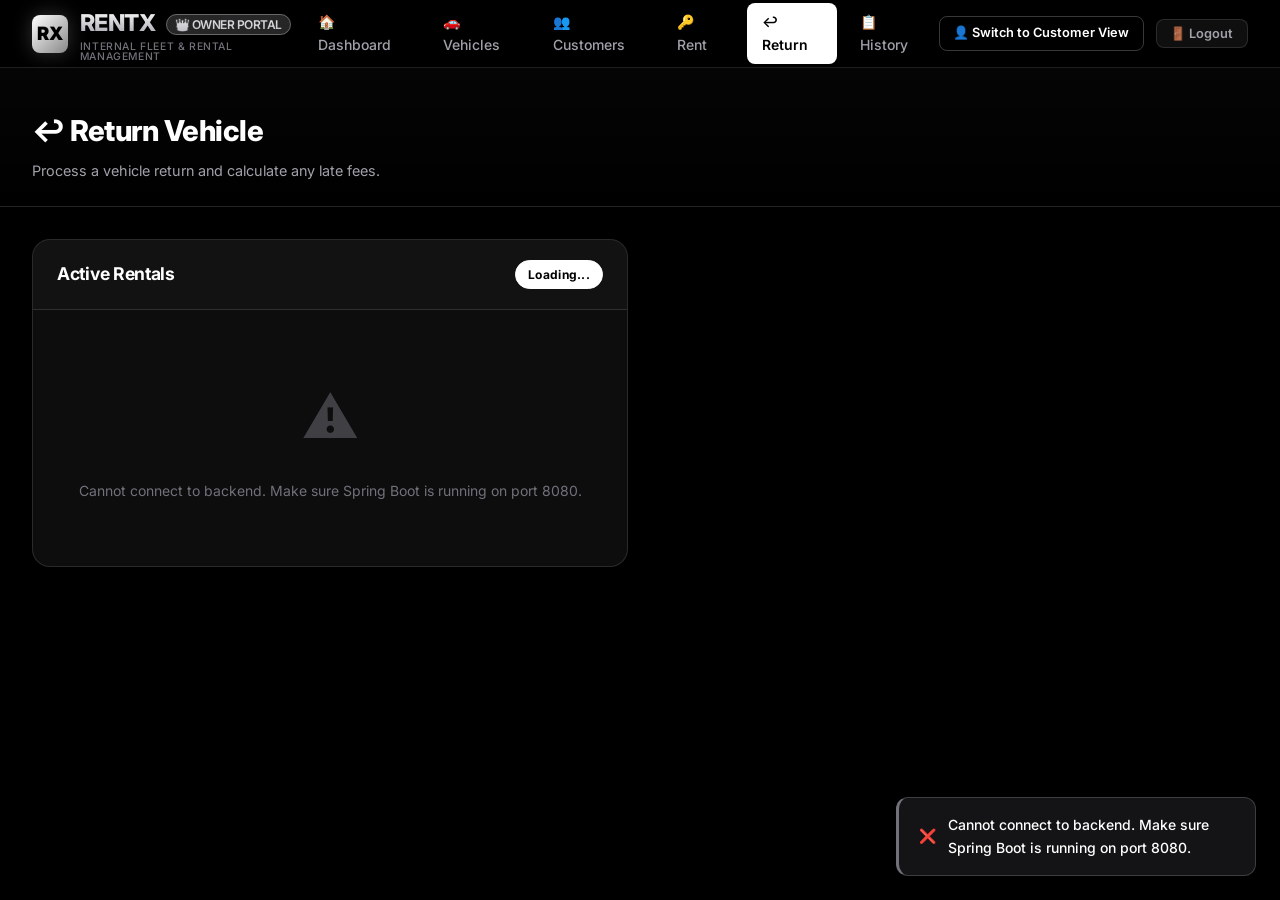
<file: return.html>
<!DOCTYPE html>
<html lang="en">
<head>
    <meta charset="UTF-8">
    <meta name="viewport" content="width=device-width, initial-scale=1.0">
    <meta name="description" content="Return a rented vehicle through RENTX.">
    <title>Return Vehicle – RENTX</title>
    <link rel="stylesheet" href="css/style.css?v=2">
</head>
<body>

<nav class="navbar">
    <div class="navbar-brand">
        <div class="brand-logo" style="background:linear-gradient(135deg, #fff, #888); color:#000;">RX</div>
        <div>
            <span class="brand-name">RENTX <span style="font-size:0.75rem; vertical-align:middle; margin-left:6px; padding:2px 8px; border-radius:999px; background:rgba(255,255,255,0.15); border:1px solid rgba(255,255,255,0.3); color:#fff; font-weight:600;">👑 OWNER PORTAL</span></span>
            <span class="brand-subtitle">Internal Fleet & Rental Management</span>
        </div>
    </div>
    <ul class="nav-links">
        <li><a href="admin.html">🏠 Dashboard</a></li>
        <li><a href="vehicles.html">🚗 Vehicles</a></li>
        <li><a href="customers.html">👥 Customers</a></li>
        <li><a href="rental.html">🔑 Rent</a></li>
        <li><a href="return.html" class="active">↩️ Return</a></li>
        <li><a href="history.html">📋 History</a></li>
    </ul>
    <div style="display:flex; align-items:center; gap:0.75rem; margin-left:auto;">
        <a href="index.html" class="btn btn-outline btn-sm" title="View customer portal">
            👤 Switch to Customer View
        </a>
        <button onclick="logoutAdmin()" class="btn btn-sm" style="background:rgba(255,255,255,0.06); border:1px solid var(--border); color:var(--text-secondary);" title="Exit admin session">
            🚪 Logout
        </button>
    </div>
</nav>

<div class="page-header">
    <h1>↩️ Return Vehicle</h1>
    <p>Process a vehicle return and calculate any late fees.</p>
</div>

<main class="main-content">
    <div class="two-col" style="align-items:start;">

        <!-- Active Rentals -->
        <div class="card fade-in">
            <div class="card-header">
                <h2>Active Rentals</h2>
                <span id="active-count" class="badge badge-active pulse">Loading...</span>
            </div>
            <div id="active-rentals-list">
                <div class="loading-overlay"><div class="spinner"></div> Loading...</div>
            </div>
        </div>

        <!-- Return Panel -->
        <div class="card fade-in" id="return-panel" style="display:none;">
            <div class="card-header">
                <h2>↩️ Process Return</h2>
                <button class="btn btn-outline btn-sm" onclick="clearReturnPanel()">← Back</button>
            </div>
            <div class="card-body">
                <!-- Selected Rental Info -->
                <div id="selected-rental-info" class="receipt-box" style="margin-bottom:1.5rem;"></div>

                <!-- Return Date Option -->
                <div class="form-group">
                    <label class="form-label">Return Date</label>
                    <div style="display:flex; flex-direction:column; gap:0.5rem;">
                        <label style="display:flex; align-items:center; gap:0.5rem; font-size:0.875rem; cursor:pointer;">
                            <input type="radio" name="return-option" value="today" id="opt-today" checked onchange="toggleReturnInput()">
                            Return Today (<span id="today-date"></span>)
                        </label>
                        <label style="display:flex; align-items:center; gap:0.5rem; font-size:0.875rem; cursor:pointer;">
                            <input type="radio" name="return-option" value="date" id="opt-date" onchange="toggleReturnInput()">
                            Enter specific date
                        </label>
                    </div>
                </div>

                <div class="form-group" id="date-input-group" style="display:none;">
                    <label class="form-label" for="return-date">Return Date</label>
                    <input class="form-control" type="date" id="return-date" onchange="previewLateFee()">
                </div>

                <!-- Late Fee Preview -->
                <div id="late-fee-preview" style="display:none;">
                    <div class="calc-preview" style="margin-bottom:1rem;">
                        <div class="calc-title">💸 Return Calculation</div>
                        <div id="return-calc-details"></div>
                        <div class="calc-total">
                            <span>Final Amount</span>
                            <span id="return-final-amount" style="color:var(--success)">₹0</span>
                        </div>
                    </div>
                </div>

                <button class="btn btn-success btn-full btn-lg" id="process-return-btn" onclick="processReturn()">
                    ↩️ Confirm Return
                </button>
            </div>
        </div>

        <!-- Return Receipt (shown after processing) -->
        <div class="card fade-in" id="return-receipt-panel" style="display:none;">
            <div class="card-header" style="background:rgba(255,255,255,0.06);">
                <h2 style="color:var(--text-primary);">✅ Vehicle Returned!</h2>
            </div>
            <div class="card-body">
                <div id="return-receipt-content"></div>
                <div style="margin-top:1.5rem; display:flex; gap:0.75rem; flex-wrap:wrap;">
                    <button onclick="resetReturnPage()" class="btn btn-outline" style="flex:1;">Process Another</button>
                    <a href="history.html" class="btn btn-primary" style="flex:1; justify-content:center;">View History</a>
                </div>
            </div>
        </div>

    </div>
</main>

<script src="js/app.js"></script>
<script>
    let selectedRental = null;

    async function loadActiveRentals() {
        try {
            const rentals = await apiFetch('/rentals?active=true');
            const countEl = document.getElementById('active-count');
            countEl.textContent = `${rentals.length} active`;
            countEl.classList.remove('pulse');

            const container = document.getElementById('active-rentals-list');

            if (rentals.length === 0) {
                container.innerHTML = `
                    <div class="empty-state">
                        <div class="icon">✅</div>
                        <h3>No active rentals</h3>
                        <p>All vehicles have been returned. <a href="rental.html" style="color:var(--primary-light)">Rent a vehicle</a> to get started.</p>
                    </div>`;
                return;
            }

            container.innerHTML = `
                <div class="table-wrapper">
                    <table class="table">
                        <thead>
                            <tr><th>Rental ID</th><th>Customer</th><th>Vehicle</th><th>Due Date</th><th>Amount</th><th>Action</th></tr>
                        </thead>
                        <tbody>
                            ${rentals.map(r => {
                                const isLate = new Date(r.expectedReturnDate) < new Date();
                                return `
                                <tr>
                                    <td><code style="color:var(--primary-light)">${r.rentalId}</code></td>
                                    <td>${r.customer?.name || '—'}</td>
                                    <td>${vehicleIcon(r.vehicle?.vehicleType)} ${r.vehicle?.model || '—'} [${r.vehicle?.vehicleId || '—'}]</td>
                                    <td>
                                        <span style="color:${isLate ? 'var(--danger)' : 'var(--text-primary)'}">
                                            ${isLate ? '⚠️ ' : ''}${formatDate(r.expectedReturnDate)}
                                        </span>
                                    </td>
                                    <td style="color:var(--success); font-weight:600;">${formatCurrency(r.baseAmount)}</td>
                                    <td>
                                        <button class="btn btn-success btn-sm" onclick="selectRentalForReturn(${JSON.stringify(r).replace(/"/g, '&quot;')})">
                                            ↩️ Return
                                        </button>
                                    </td>
                                </tr>`;
                            }).join('')}
                        </tbody>
                    </table>
                </div>`;
        } catch (err) {
            document.getElementById('active-rentals-list').innerHTML =
                `<div class="empty-state"><div class="icon">⚠️</div><p>${err.message}</p></div>`;
            showToast(err.message, 'error');
        }
    }

    function selectRentalForReturn(rental) {
        selectedRental = rental;

        // Set today's date display
        document.getElementById('today-date').textContent = formatDate(new Date().toISOString());

        // Set min date for date picker
        const dateInput = document.getElementById('return-date');
        dateInput.min = rental.rentalDate;
        dateInput.value = new Date().toISOString().split('T')[0];

        // Show rental info in panel
        document.getElementById('selected-rental-info').innerHTML = `
            <div class="receipt-row"><span class="label">Rental ID</span><span class="value" style="color:var(--primary-light)">${rental.rentalId}</span></div>
            <div class="receipt-row"><span class="label">Customer</span><span class="value">${rental.customer?.name}</span></div>
            <div class="receipt-row"><span class="label">Vehicle</span><span class="value">${rental.vehicle?.model} [${rental.vehicle?.vehicleId}]</span></div>
            <div class="receipt-row"><span class="label">Rental Days</span><span class="value">${rental.numberOfDays}</span></div>
            <div class="receipt-row"><span class="label">Base Amount</span><span class="value">${formatCurrency(rental.baseAmount)}</span></div>
            <div class="receipt-row"><span class="label">Expected Return</span><span class="value">${formatDate(rental.expectedReturnDate)}</span></div>
        `;

        document.getElementById('return-panel').style.display = 'block';
        document.getElementById('return-receipt-panel').style.display = 'none';
        previewLateFee();

        // Scroll to return panel
        document.getElementById('return-panel').scrollIntoView({ behavior: 'smooth' });
    }

    function toggleReturnInput() {
        const useDate = document.getElementById('opt-date').checked;
        document.getElementById('date-input-group').style.display = useDate ? 'block' : 'none';
        previewLateFee();
    }

    function previewLateFee() {
        if (!selectedRental) return;

        let returnDate;
        if (document.getElementById('opt-today').checked) {
            returnDate = new Date();
        } else {
            const val = document.getElementById('return-date').value;
            if (!val) return;
            returnDate = new Date(val);
        }

        const expected = new Date(selectedRental.expectedReturnDate);
        const msPerDay = 24 * 60 * 60 * 1000;
        const lateDays = Math.max(0, Math.floor((returnDate - expected) / msPerDay));
        const lateFee = lateDays * 500;
        const total = selectedRental.baseAmount + lateFee;

        document.getElementById('late-fee-preview').style.display = 'block';
        document.getElementById('return-calc-details').innerHTML = `
            <div class="calc-row"><span>Original Amount</span><span>${formatCurrency(selectedRental.baseAmount)}</span></div>
            <div class="calc-row">
                <span>Late Fee (${lateDays} day(s) × ₹500)</span>
                <span style="color:${lateFee > 0 ? 'var(--danger)' : 'var(--success)'}">
                    ${lateFee > 0 ? '+' : ''}${formatCurrency(lateFee)}
                </span>
            </div>`;
        document.getElementById('return-final-amount').textContent = formatCurrency(total);
    }

    async function processReturn() {
        if (!selectedRental) return;

        const btn = document.getElementById('process-return-btn');
        btn.disabled = true;
        btn.innerHTML = '<div class="spinner"></div> Processing...';

        let returnDate;
        if (document.getElementById('opt-today').checked) {
            returnDate = new Date().toISOString().split('T')[0];
        } else {
            returnDate = document.getElementById('return-date').value;
            if (!returnDate) {
                showToast('Please select a return date.', 'warning');
                btn.disabled = false;
                btn.textContent = '↩️ Confirm Return';
                return;
            }
        }

        try {
            const rental = await apiFetch(`/rentals/${selectedRental.rentalId}/return`, {
                method: 'POST',
                body: { returnDate }
            });

            showReturnReceipt(rental);
            await loadActiveRentals();
            showToast('Vehicle returned successfully!', 'success');

        } catch (err) {
            showToast(err.message, 'error');
        } finally {
            btn.disabled = false;
            btn.textContent = '↩️ Confirm Return';
        }
    }

    function showReturnReceipt(rental) {
        document.getElementById('return-panel').style.display = 'none';
        const receiptPanel = document.getElementById('return-receipt-panel');
        receiptPanel.style.display = 'block';

        document.getElementById('return-receipt-content').innerHTML = `
            <div class="receipt-box">
                <div class="receipt-row"><span class="label">Rental ID</span><span class="value" style="color:var(--primary-light)">${rental.rentalId}</span></div>
                <div class="receipt-row"><span class="label">Customer</span><span class="value">${rental.customer?.name}</span></div>
                <div class="receipt-row"><span class="label">Vehicle</span><span class="value">${rental.vehicle?.model} [${rental.vehicle?.vehicleId}]</span></div>
                <div class="receipt-row"><span class="label">Rental Period</span><span class="value">${rental.numberOfDays} day(s)</span></div>
                <div class="receipt-row"><span class="label">Rental Date</span><span class="value">${formatDate(rental.rentalDate)}</span></div>
                <div class="receipt-row"><span class="label">Return Date</span><span class="value">${formatDate(rental.actualReturnDate)}</span></div>
                <div class="section-divider" style="margin:0.75rem 0;"></div>
                <div class="receipt-row"><span class="label">Original Amount</span><span class="value">${formatCurrency(rental.baseAmount)}</span></div>
                <div class="receipt-row">
                    <span class="label">Late Fee</span>
                    <span class="value" style="color:${rental.lateFee > 0 ? 'var(--danger)' : 'var(--success)'}">
                        ${formatCurrency(rental.lateFee)}
                    </span>
                </div>
                <div class="receipt-total">
                    <div class="row">
                        <span>Final Amount</span>
                        <span class="amount">${formatCurrency(rental.totalAmount)}</span>
                    </div>
                </div>
            </div>
            <div style="margin-top:1rem; text-align:center;">
                <span class="badge badge-available" style="font-size:0.85rem;">Vehicle Status: AVAILABLE</span>
            </div>`;

        receiptPanel.scrollIntoView({ behavior: 'smooth' });
    }

    function clearReturnPanel() {
        selectedRental = null;
        document.getElementById('return-panel').style.display = 'none';
        document.getElementById('late-fee-preview').style.display = 'none';
    }

    function resetReturnPage() {
        clearReturnPanel();
        document.getElementById('return-receipt-panel').style.display = 'none';
        document.getElementById('opt-today').checked = true;
        document.getElementById('date-input-group').style.display = 'none';
    }

    loadActiveRentals();
</script>
</body>
</html>
</file>
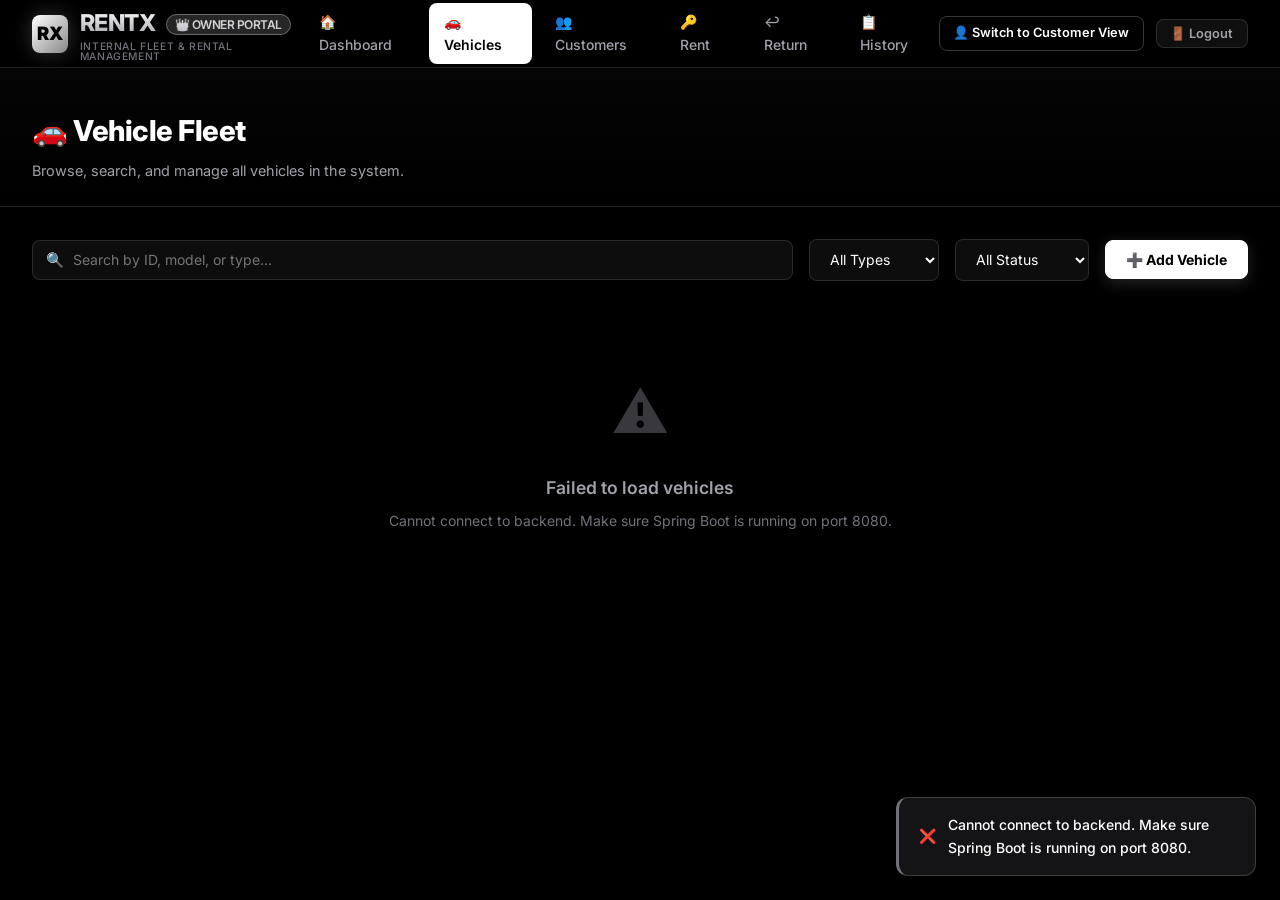
<file: vehicles.html>
<!DOCTYPE html>
<html lang="en">
<head>
    <meta charset="UTF-8">
    <meta name="viewport" content="width=device-width, initial-scale=1.0">
    <meta name="description" content="Browse and manage vehicles in RENTX rental system.">
    <title>Vehicles – RENTX</title>
    <link rel="stylesheet" href="css/style.css?v=2">
</head>
<body>

<nav class="navbar">
    <div class="navbar-brand">
        <div class="brand-logo" style="background:linear-gradient(135deg, #fff, #888); color:#000;">RX</div>
        <div>
            <span class="brand-name">RENTX <span style="font-size:0.75rem; vertical-align:middle; margin-left:6px; padding:2px 8px; border-radius:999px; background:rgba(255,255,255,0.15); border:1px solid rgba(255,255,255,0.3); color:#fff; font-weight:600;">👑 OWNER PORTAL</span></span>
            <span class="brand-subtitle">Internal Fleet & Rental Management</span>
        </div>
    </div>
    <ul class="nav-links">
        <li><a href="admin.html">🏠 Dashboard</a></li>
        <li><a href="vehicles.html" class="active">🚗 Vehicles</a></li>
        <li><a href="customers.html">👥 Customers</a></li>
        <li><a href="rental.html">🔑 Rent</a></li>
        <li><a href="return.html">↩️ Return</a></li>
        <li><a href="history.html">📋 History</a></li>
    </ul>
    <div style="display:flex; align-items:center; gap:0.75rem; margin-left:auto;">
        <a href="index.html" class="btn btn-outline btn-sm" title="View customer portal">
            👤 Switch to Customer View
        </a>
        <button onclick="logoutAdmin()" class="btn btn-sm" style="background:rgba(255,255,255,0.06); border:1px solid var(--border); color:var(--text-secondary);" title="Exit admin session">
            🚪 Logout
        </button>
    </div>
</nav>

<div class="page-header">
    <h1>🚗 Vehicle Fleet</h1>
    <p>Browse, search, and manage all vehicles in the system.</p>
</div>

<main class="main-content">
    <!-- Filter & Search Bar -->
    <div class="filter-bar">
        <div class="search-input">
            <span class="search-icon">🔍</span>
            <input type="text" id="search-input" placeholder="Search by ID, model, or type..." oninput="filterVehicles()">
        </div>
        <select class="filter-select" id="type-filter" onchange="filterVehicles()">
            <option value="">All Types</option>
            <option value="Car">🚗 Car</option>
            <option value="Bike">🏍️ Bike</option>
            <option value="Truck">🚛 Truck</option>
        </select>
        <select class="filter-select" id="avail-filter" onchange="filterVehicles()">
            <option value="">All Status</option>
            <option value="available">✅ Available</option>
            <option value="rented">🔑 Rented</option>
        </select>
        <button class="btn btn-primary" onclick="openModal('add-vehicle-modal')">
            ➕ Add Vehicle
        </button>
    </div>

    <!-- Vehicle Count -->
    <p style="font-size:0.85rem; color:var(--text-muted); margin-bottom:1rem;" id="vehicle-count"></p>

    <!-- Vehicles Grid -->
    <div id="vehicles-container">
        <div class="loading-overlay"><div class="spinner"></div> Loading vehicles...</div>
    </div>
</main>

<!-- ADD VEHICLE MODAL -->
<div class="modal-overlay" id="add-vehicle-modal">
    <div class="modal">
        <div class="modal-header">
            <h3>➕ Register New Vehicle</h3>
            <button class="modal-close" onclick="closeModal('add-vehicle-modal')">✕</button>
        </div>
        <div class="modal-body">
            <form id="add-vehicle-form" onsubmit="submitVehicle(event)">
                <div class="form-group">
                    <label class="form-label" for="v-type">Vehicle Type *</label>
                    <select class="form-control" id="v-type" required onchange="toggleTruckFields()">
                        <option value="">Select type...</option>
                        <option value="Car">🚗 Car</option>
                        <option value="Bike">🏍️ Bike</option>
                        <option value="Truck">🚛 Truck</option>
                    </select>
                </div>
                <div class="two-col">
                    <div class="form-group">
                        <label class="form-label" for="v-id">Vehicle ID *</label>
                        <input class="form-control" id="v-id" type="text" placeholder="e.g. C104" required>
                    </div>
                    <div class="form-group">
                        <label class="form-label" for="v-model">Model *</label>
                        <input class="form-control" id="v-model" type="text" placeholder="e.g. Toyota Innova" required>
                    </div>
                </div>
                <div class="form-group">
                    <label class="form-label" for="v-rate">Base Rate per Day (₹) *</label>
                    <input class="form-control" id="v-rate" type="number" min="1" placeholder="e.g. 1500" required>
                </div>
                <div class="form-group" id="truck-km-field" style="display:none;">
                    <label class="form-label" for="v-km-charge">Per Kilometer Charge (₹) *</label>
                    <input class="form-control" id="v-km-charge" type="number" min="0" step="0.5" placeholder="e.g. 15">
                </div>
                <!-- Bike info -->
                <div id="bike-info" style="display:none; background:rgba(78,205,196,0.08); border:1px solid rgba(78,205,196,0.2); border-radius:8px; padding:0.75rem; font-size:0.8rem; color:var(--accent); margin-bottom:1rem;">
                    ℹ️ Bikes get a 15% discount factor applied to rentals automatically.
                </div>
                <div class="modal-footer" style="padding:0; border:none; margin-top:0.5rem;">
                    <button type="button" class="btn btn-outline" onclick="closeModal('add-vehicle-modal')">Cancel</button>
                    <button type="submit" class="btn btn-primary" id="add-vehicle-btn">Register Vehicle</button>
                </div>
            </form>
        </div>
    </div>
</div>

<script src="js/app.js"></script>
<script src="js/vehicles.js"></script>
</body>
</html>
</file>
<file: css/style.css>
/* ===================================================
   RENTX - Multi-Level Vehicle Rental System
   Global Stylesheet — Black & White Monochrome Edition
   =================================================== */

@import url('https://fonts.googleapis.com/css2?family=Inter:wght@300;400;500;600;700;800;900&display=swap');

/* ===================================================
   CSS VARIABLES / MONOCHROME DESIGN TOKENS
   =================================================== */
:root {
    /* Brand Accents — High-Contrast Monochromatic */
    --primary: #FFFFFF;
    --primary-dark: #E4E4E7;
    --primary-light: #F4F4F5;
    --secondary: #A1A1AA;
    --accent: #FFFFFF;
    --success: #FFFFFF;
    --warning: #D4D4D8;
    --danger: #71717A;
    --info: #E4E4E7;

    /* Backgrounds — Deep Pitch Black to Subtle Graphite */
    --bg-dark: #000000;
    --bg-card: #0D0D0E;
    --bg-card-hover: #161618;
    --bg-input: #121214;
    --border: rgba(255, 255, 255, 0.12);
    --border-hover: rgba(255, 255, 255, 0.32);

    /* Text */
    --text-primary: #FFFFFF;
    --text-secondary: #A1A1AA;
    --text-muted: #71717A;

    /* Shadows & Glow */
    --shadow-sm: 0 2px 8px rgba(0, 0, 0, 0.7);
    --shadow-md: 0 8px 30px rgba(0, 0, 0, 0.85);
    --shadow-lg: 0 20px 60px rgba(0, 0, 0, 0.95);
    --shadow-glow: 0 0 30px rgba(255, 255, 255, 0.12);

    /* Radii */
    --radius-sm: 8px;
    --radius-md: 12px;
    --radius-lg: 18px;
    --radius-xl: 24px;

    /* Transitions */
    --transition: all 0.2s cubic-bezier(0.4, 0, 0.2, 1);
    --transition-slow: all 0.35s cubic-bezier(0.4, 0, 0.2, 1);
}

/* ===================================================
   RESET & BASE
   =================================================== */
*, *::before, *::after {
    margin: 0;
    padding: 0;
    box-sizing: border-box;
}

html {
    scroll-behavior: smooth;
    background-color: var(--bg-dark);
}

body {
    font-family: 'Inter', -apple-system, BlinkMacSystemFont, 'Segoe UI', Roboto, sans-serif;
    background-color: var(--bg-dark);
    color: var(--text-primary);
    min-height: 100vh;
    line-height: 1.6;
    overflow-x: hidden;
    -webkit-font-smoothing: antialiased;
}

a {
    color: inherit;
    text-decoration: none;
}

button {
    cursor: pointer;
    border: none;
    outline: none;
    font-family: inherit;
}

input, select, textarea {
    font-family: inherit;
    outline: none;
}

/* ===================================================
   SCROLLBAR
   =================================================== */
::-webkit-scrollbar { 
    width: 6px; 
}
::-webkit-scrollbar-track { 
    background: #000000; 
}
::-webkit-scrollbar-thumb { 
    background: rgba(255, 255, 255, 0.25); 
    border-radius: 3px; 
}
::-webkit-scrollbar-thumb:hover { 
    background: rgba(255, 255, 255, 0.45); 
}

/* ===================================================
   NAVIGATION
   =================================================== */
.navbar {
    position: sticky;
    top: 0;
    z-index: 1000;
    background: rgba(0, 0, 0, 0.85);
    backdrop-filter: blur(20px);
    -webkit-backdrop-filter: blur(20px);
    border-bottom: 1px solid var(--border);
    padding: 0 2rem;
    display: flex;
    align-items: center;
    justify-content: space-between;
    height: 68px;
}

.navbar-brand {
    display: flex;
    align-items: center;
    gap: 0.75rem;
}

.brand-logo {
    width: 38px;
    height: 38px;
    background: #FFFFFF;
    color: #000000;
    border-radius: var(--radius-sm);
    display: flex;
    align-items: center;
    justify-content: center;
    font-size: 1.15rem;
    font-weight: 900;
    letter-spacing: -0.5px;
    box-shadow: 0 0 20px rgba(255, 255, 255, 0.2);
}

.brand-name {
    font-size: 1.45rem;
    font-weight: 800;
    letter-spacing: -0.5px;
    background: linear-gradient(180deg, #FFFFFF 0%, #A1A1AA 100%);
    -webkit-background-clip: text;
    -webkit-text-fill-color: transparent;
    background-clip: text;
}

.brand-subtitle {
    font-size: 0.65rem;
    color: var(--text-muted);
    font-weight: 500;
    letter-spacing: 0.6px;
    display: block;
    line-height: 1;
    text-transform: uppercase;
}

.nav-links {
    display: flex;
    align-items: center;
    gap: 0.5rem;
    list-style: none;
}

.nav-links a {
    display: flex;
    align-items: center;
    gap: 0.4rem;
    padding: 0.5rem 0.95rem;
    border-radius: var(--radius-sm);
    font-size: 0.875rem;
    font-weight: 500;
    color: var(--text-secondary);
    transition: var(--transition);
}

.nav-links a:hover {
    background: rgba(255, 255, 255, 0.08);
    color: #FFFFFF;
}

.nav-links a.active {
    background: #FFFFFF;
    color: #000000;
    font-weight: 600;
}

/* ===================================================
   PAGE HEADER
   =================================================== */
.page-header {
    padding: 2.5rem 2rem 1.5rem;
    border-bottom: 1px solid var(--border);
    background: linear-gradient(180deg, rgba(255, 255, 255, 0.02), transparent);
}

.page-header h1 {
    font-size: 1.8rem;
    font-weight: 800;
    color: var(--text-primary);
    margin-bottom: 0.3rem;
    letter-spacing: -0.5px;
}

.page-header p {
    color: var(--text-secondary);
    font-size: 0.9rem;
}

/* ===================================================
   MAIN CONTENT
   =================================================== */
.main-content {
    padding: 2rem;
    max-width: 1400px;
    margin: 0 auto;
}

/* ===================================================
   STAT CARDS
   =================================================== */
.stats-grid {
    display: grid;
    grid-template-columns: repeat(auto-fit, minmax(200px, 1fr));
    gap: 1.25rem;
    margin-bottom: 2rem;
}

.stat-card {
    background: var(--bg-card);
    border: 1px solid var(--border);
    border-radius: var(--radius-lg);
    padding: 1.5rem;
    display: flex;
    align-items: center;
    gap: 1rem;
    transition: var(--transition);
    position: relative;
    overflow: hidden;
}

.stat-card::before {
    content: '';
    position: absolute;
    top: 0; left: 0; right: 0;
    height: 2px;
    background: linear-gradient(90deg, #FFFFFF, rgba(255, 255, 255, 0.1));
}

.stat-card:hover {
    background: var(--bg-card-hover);
    border-color: var(--border-hover);
    transform: translateY(-2px);
    box-shadow: var(--shadow-md);
}

.stat-icon {
    width: 48px;
    height: 48px;
    border-radius: var(--radius-md);
    display: flex;
    align-items: center;
    justify-content: center;
    font-size: 1.35rem;
    flex-shrink: 0;
    background: rgba(255, 255, 255, 0.06);
    border: 1px solid rgba(255, 255, 255, 0.12);
}

.stat-info h3 {
    font-size: 1.8rem;
    font-weight: 800;
    color: var(--text-primary);
    line-height: 1;
    margin-bottom: 0.25rem;
    letter-spacing: -0.5px;
}

.stat-info p {
    font-size: 0.8rem;
    color: var(--text-secondary);
    font-weight: 500;
    text-transform: uppercase;
    letter-spacing: 0.5px;
}

/* ===================================================
   BUTTONS
   =================================================== */
.btn {
    display: inline-flex;
    align-items: center;
    gap: 0.5rem;
    padding: 0.625rem 1.25rem;
    border-radius: var(--radius-sm);
    font-size: 0.875rem;
    font-weight: 600;
    transition: var(--transition);
    white-space: nowrap;
}

.btn-primary {
    background: #FFFFFF;
    color: #000000;
    font-weight: 700;
    border: 1px solid #FFFFFF;
    box-shadow: 0 4px 15px rgba(255, 255, 255, 0.15);
}

.btn-primary:hover {
    background: #E4E4E7;
    border-color: #E4E4E7;
    color: #000000;
    transform: translateY(-1px);
    box-shadow: 0 6px 25px rgba(255, 255, 255, 0.25);
}

.btn-success {
    background: #18181B;
    border: 1px solid rgba(255, 255, 255, 0.25);
    color: #FFFFFF;
}

.btn-success:hover {
    background: #27272A;
    border-color: #FFFFFF;
    transform: translateY(-1px);
    box-shadow: 0 4px 15px rgba(255, 255, 255, 0.12);
}

.btn-danger {
    background: #121214;
    border: 1px solid rgba(255, 255, 255, 0.15);
    color: #A1A1AA;
}

.btn-danger:hover {
    background: #1E1E22;
    border-color: rgba(255, 255, 255, 0.4);
    color: #FFFFFF;
    transform: translateY(-1px);
}

.btn-outline {
    background: transparent;
    border: 1px solid rgba(255, 255, 255, 0.22);
    color: #FFFFFF;
}

.btn-outline:hover {
    background: rgba(255, 255, 255, 0.08);
    border-color: rgba(255, 255, 255, 0.6);
    color: #FFFFFF;
}

.btn-sm {
    padding: 0.4rem 0.85rem;
    font-size: 0.8rem;
}

.btn-lg {
    padding: 0.85rem 2rem;
    font-size: 1rem;
}

.btn-full {
    width: 100%;
    justify-content: center;
}

/* ===================================================
   CARDS
   =================================================== */
.card {
    background: var(--bg-card);
    border: 1px solid var(--border);
    border-radius: var(--radius-lg);
    overflow: hidden;
    transition: var(--transition);
}

.card:hover {
    border-color: var(--border-hover);
    box-shadow: var(--shadow-md);
}

.card-header {
    padding: 1.25rem 1.5rem;
    border-bottom: 1px solid var(--border);
    display: flex;
    align-items: center;
    justify-content: space-between;
    flex-wrap: wrap;
    gap: 1rem;
    background: rgba(255, 255, 255, 0.02);
}

.card-header h2 {
    font-size: 1.1rem;
    font-weight: 700;
    color: var(--text-primary);
    letter-spacing: -0.3px;
}

.card-body {
    padding: 1.5rem;
}

/* ===================================================
   VEHICLE CARDS GRID
   =================================================== */
.vehicles-grid {
    display: grid;
    grid-template-columns: repeat(auto-fill, minmax(300px, 1fr));
    gap: 1.25rem;
}

.vehicle-card {
    background: var(--bg-card);
    border: 1px solid var(--border);
    border-radius: var(--radius-lg);
    overflow: hidden;
    transition: var(--transition);
    display: flex;
    flex-direction: column;
}

.vehicle-card:hover {
    border-color: var(--border-hover);
    transform: translateY(-3px);
    box-shadow: var(--shadow-md);
}

.vehicle-card-header {
    padding: 1.25rem 1.5rem;
    background: linear-gradient(180deg, rgba(255, 255, 255, 0.04), transparent);
    border-bottom: 1px solid var(--border);
    display: flex;
    align-items: center;
    gap: 1rem;
}

.vehicle-icon {
    width: 50px;
    height: 50px;
    border-radius: var(--radius-md);
    background: rgba(255, 255, 255, 0.06);
    border: 1px solid rgba(255, 255, 255, 0.12);
    display: flex;
    align-items: center;
    justify-content: center;
    font-size: 1.6rem;
    flex-shrink: 0;
}

.vehicle-title h3 {
    font-size: 1rem;
    font-weight: 700;
    color: var(--text-primary);
    margin-bottom: 0.2rem;
}

.vehicle-title p {
    font-size: 0.8rem;
    color: var(--text-secondary);
}

.vehicle-card-body {
    padding: 1.25rem 1.5rem;
    flex: 1;
}

.vehicle-meta {
    display: flex;
    flex-direction: column;
    gap: 0.6rem;
    margin-bottom: 1rem;
}

.meta-row {
    display: flex;
    justify-content: space-between;
    align-items: center;
    font-size: 0.85rem;
}

.meta-label {
    color: var(--text-muted);
    font-weight: 500;
}

.meta-value {
    color: var(--text-primary);
    font-weight: 600;
}

.vehicle-card-footer {
    padding: 1rem 1.5rem;
    border-top: 1px solid var(--border);
    display: flex;
    gap: 0.75rem;
    align-items: center;
}

/* ===================================================
   STATUS BADGES — MONOCHROME
   =================================================== */
.badge {
    display: inline-flex;
    align-items: center;
    gap: 0.35rem;
    padding: 0.25rem 0.75rem;
    border-radius: 999px;
    font-size: 0.75rem;
    font-weight: 600;
    letter-spacing: 0.3px;
}

.badge-available {
    background: rgba(255, 255, 255, 0.1);
    color: #FFFFFF;
    border: 1px solid rgba(255, 255, 255, 0.3);
}

.badge-rented {
    background: rgba(255, 255, 255, 0.04);
    color: var(--text-muted);
    border: 1px solid rgba(255, 255, 255, 0.12);
}

.badge-active {
    background: #FFFFFF;
    color: #000000;
    border: 1px solid #FFFFFF;
    font-weight: 700;
}

.badge-returned {
    background: rgba(255, 255, 255, 0.08);
    color: #E4E4E7;
    border: 1px solid rgba(255, 255, 255, 0.22);
}

.badge-car {
    background: rgba(255, 255, 255, 0.06);
    color: #FFFFFF;
    border: 1px solid rgba(255, 255, 255, 0.2);
}

.badge-bike {
    background: rgba(255, 255, 255, 0.06);
    color: #D4D4D8;
    border: 1px solid rgba(255, 255, 255, 0.2);
}

.badge-truck {
    background: rgba(255, 255, 255, 0.06);
    color: #A1A1AA;
    border: 1px solid rgba(255, 255, 255, 0.2);
}

/* ===================================================
   FORMS
   =================================================== */
.form-group {
    margin-bottom: 1.25rem;
}

.form-label {
    display: block;
    font-size: 0.85rem;
    font-weight: 600;
    color: var(--text-secondary);
    margin-bottom: 0.5rem;
    letter-spacing: 0.3px;
}

.form-control {
    width: 100%;
    padding: 0.7rem 1rem;
    background: var(--bg-input);
    border: 1px solid var(--border);
    border-radius: var(--radius-sm);
    color: var(--text-primary);
    font-size: 0.9rem;
    transition: var(--transition);
}

.form-control:focus {
    border-color: #FFFFFF;
    box-shadow: 0 0 0 2px rgba(255, 255, 255, 0.18);
}

.form-control::placeholder {
    color: var(--text-muted);
}

select.form-control option {
    background: var(--bg-card);
    color: var(--text-primary);
}

/* ===================================================
   TABLES
   =================================================== */
.table-wrapper {
    overflow-x: auto;
    border-radius: var(--radius-md);
    border: 1px solid var(--border);
    background: var(--bg-card);
}

.table {
    width: 100%;
    border-collapse: collapse;
    font-size: 0.875rem;
}

.table thead th {
    padding: 0.9rem 1.25rem;
    background: rgba(255, 255, 255, 0.03);
    color: var(--text-secondary);
    font-weight: 600;
    font-size: 0.75rem;
    letter-spacing: 0.6px;
    text-transform: uppercase;
    border-bottom: 1px solid var(--border);
    white-space: nowrap;
}

.table tbody td {
    padding: 0.95rem 1.25rem;
    border-bottom: 1px solid var(--border);
    color: var(--text-primary);
    vertical-align: middle;
}

.table tbody tr:last-child td {
    border-bottom: none;
}

.table tbody tr:hover td {
    background: rgba(255, 255, 255, 0.03);
}

/* ===================================================
   SEARCH & FILTER BAR
   =================================================== */
.filter-bar {
    display: flex;
    gap: 1rem;
    align-items: center;
    flex-wrap: wrap;
    margin-bottom: 1.5rem;
}

.search-input {
    flex: 1;
    min-width: 220px;
    position: relative;
}

.search-input input {
    width: 100%;
    padding: 0.65rem 1rem 0.65rem 2.5rem;
    background: var(--bg-card);
    border: 1px solid var(--border);
    border-radius: var(--radius-sm);
    color: var(--text-primary);
    font-size: 0.875rem;
    transition: var(--transition);
}

.search-input input:focus {
    border-color: #FFFFFF;
    box-shadow: 0 0 0 2px rgba(255, 255, 255, 0.18);
}

.search-input .search-icon {
    position: absolute;
    left: 0.85rem;
    top: 50%;
    transform: translateY(-50%);
    color: var(--text-muted);
    font-size: 0.9rem;
}

.filter-select {
    padding: 0.65rem 1rem;
    background: var(--bg-card);
    border: 1px solid var(--border);
    border-radius: var(--radius-sm);
    color: var(--text-primary);
    font-size: 0.875rem;
    cursor: pointer;
    transition: var(--transition);
    min-width: 130px;
}

.filter-select:focus {
    border-color: #FFFFFF;
}

/* ===================================================
   MODALS
   =================================================== */
.modal-overlay {
    position: fixed;
    inset: 0;
    background: rgba(0, 0, 0, 0.85);
    backdrop-filter: blur(8px);
    -webkit-backdrop-filter: blur(8px);
    display: flex;
    align-items: center;
    justify-content: center;
    z-index: 2000;
    padding: 1rem;
    opacity: 0;
    visibility: hidden;
    transition: var(--transition);
}

.modal-overlay.active {
    opacity: 1;
    visibility: visible;
}

.modal {
    background: #0E0E10;
    border: 1px solid rgba(255, 255, 255, 0.2);
    border-radius: var(--radius-xl);
    width: 100%;
    max-width: 520px;
    max-height: 90vh;
    overflow-y: auto;
    box-shadow: var(--shadow-lg);
    transform: scale(0.95) translateY(10px);
    transition: var(--transition);
}

.modal-overlay.active .modal {
    transform: scale(1) translateY(0);
}

.modal-header {
    padding: 1.5rem;
    border-bottom: 1px solid var(--border);
    display: flex;
    align-items: center;
    justify-content: space-between;
    background: rgba(255, 255, 255, 0.02);
}

.modal-header h3 {
    font-size: 1.15rem;
    font-weight: 700;
    color: #FFFFFF;
}

.modal-close {
    width: 32px;
    height: 32px;
    border-radius: 50%;
    background: rgba(255, 255, 255, 0.06);
    display: flex;
    align-items: center;
    justify-content: center;
    color: var(--text-secondary);
    cursor: pointer;
    transition: var(--transition);
    font-size: 1.1rem;
    border: 1px solid transparent;
}

.modal-close:hover {
    background: rgba(255, 255, 255, 0.15);
    border-color: rgba(255, 255, 255, 0.3);
    color: #FFFFFF;
}

.modal-body {
    padding: 1.5rem;
}

.modal-footer {
    padding: 1.25rem 1.5rem;
    border-top: 1px solid var(--border);
    display: flex;
    justify-content: flex-end;
    gap: 0.75rem;
    background: rgba(255, 255, 255, 0.02);
}

/* ===================================================
   TOAST NOTIFICATIONS
   =================================================== */
.toast-container {
    position: fixed;
    bottom: 1.5rem;
    right: 1.5rem;
    z-index: 3000;
    display: flex;
    flex-direction: column;
    gap: 0.75rem;
}

.toast {
    padding: 1rem 1.25rem;
    border-radius: var(--radius-md);
    background: #141416;
    border: 1px solid rgba(255, 255, 255, 0.18);
    color: var(--text-primary);
    font-size: 0.875rem;
    font-weight: 500;
    display: flex;
    align-items: center;
    gap: 0.75rem;
    box-shadow: var(--shadow-lg);
    min-width: 280px;
    max-width: 360px;
    animation: slideInToast 0.3s ease forwards;
}

.toast.success { border-left: 3px solid #FFFFFF; }
.toast.error   { border-left: 3px solid #71717A; }
.toast.info    { border-left: 3px solid #E4E4E7; }
.toast.warning { border-left: 3px solid #A1A1AA; }

@keyframes slideInToast {
    from { transform: translateX(100%); opacity: 0; }
    to   { transform: translateX(0);   opacity: 1; }
}

/* ===================================================
   RECEIPT / CONFIRMATION BOXES
   =================================================== */
.receipt-box {
    background: rgba(255, 255, 255, 0.03);
    border: 1px solid rgba(255, 255, 255, 0.15);
    border-radius: var(--radius-lg);
    padding: 1.5rem;
}

.receipt-row {
    display: flex;
    justify-content: space-between;
    padding: 0.5rem 0;
    font-size: 0.875rem;
    border-bottom: 1px solid rgba(255, 255, 255, 0.05);
}

.receipt-row:last-child { 
    border-bottom: none; 
}

.receipt-row .label { 
    color: var(--text-secondary); 
}
.receipt-row .value { 
    color: var(--text-primary); 
    font-weight: 600; 
}

.receipt-total {
    margin-top: 1rem;
    padding-top: 1rem;
    border-top: 1px solid var(--border-hover);
}

.receipt-total .row {
    display: flex;
    justify-content: space-between;
    font-size: 1.1rem;
    font-weight: 700;
}

.receipt-total .amount {
    color: #FFFFFF;
    font-size: 1.3rem;
    font-weight: 800;
}

/* ===================================================
   EMPTY STATE
   =================================================== */
.empty-state {
    text-align: center;
    padding: 4rem 2rem;
    color: var(--text-muted);
}

.empty-state .icon {
    font-size: 3.5rem;
    margin-bottom: 1rem;
    opacity: 0.5;
}

.empty-state h3 {
    font-size: 1.1rem;
    font-weight: 600;
    color: var(--text-secondary);
    margin-bottom: 0.5rem;
}

.empty-state p {
    font-size: 0.875rem;
}

/* ===================================================
   LOADING SPINNER
   =================================================== */
.spinner {
    display: inline-block;
    width: 18px;
    height: 18px;
    border: 2px solid rgba(255, 255, 255, 0.2);
    border-top-color: #FFFFFF;
    border-radius: 50%;
    animation: spin 0.7s linear infinite;
}

@keyframes spin {
    to { transform: rotate(360deg); }
}

.loading-overlay {
    display: flex;
    align-items: center;
    justify-content: center;
    padding: 3rem;
    gap: 0.75rem;
    color: var(--text-secondary);
    font-size: 0.875rem;
}

/* ===================================================
   HERO SECTION (index.html)
   =================================================== */
.hero {
    padding: 4.5rem 2rem 3rem;
    text-align: center;
    position: relative;
    overflow: hidden;
}

.hero::before {
    content: '';
    position: absolute;
    top: -40%;
    left: 50%;
    transform: translateX(-50%);
    width: 700px;
    height: 700px;
    background: radial-gradient(circle, rgba(255, 255, 255, 0.08) 0%, transparent 65%);
    pointer-events: none;
}

.hero h1 {
    font-size: clamp(2.4rem, 5vw, 3.8rem);
    font-weight: 800;
    letter-spacing: -1px;
    color: #FFFFFF;
    margin-bottom: 1rem;
    line-height: 1.15;
}

.hero h1 span {
    background: linear-gradient(180deg, #FFFFFF 0%, #71717A 100%);
    -webkit-background-clip: text;
    -webkit-text-fill-color: transparent;
    background-clip: text;
    border-bottom: 2px solid rgba(255, 255, 255, 0.3);
}

.hero p {
    font-size: 1.05rem;
    color: var(--text-secondary);
    max-width: 540px;
    margin: 0 auto 2rem;
    line-height: 1.7;
}

.hero-actions {
    display: flex;
    gap: 1rem;
    justify-content: center;
    flex-wrap: wrap;
}

/* ===================================================
   AMOUNT DISPLAY
   =================================================== */
.amount-display {
    background: rgba(255, 255, 255, 0.04);
    border: 1px solid rgba(255, 255, 255, 0.15);
    border-radius: var(--radius-md);
    padding: 1rem 1.5rem;
    text-align: center;
    margin: 1rem 0;
}

.amount-display .label {
    font-size: 0.8rem;
    color: var(--text-secondary);
    margin-bottom: 0.25rem;
}

.amount-display .amount {
    font-size: 2rem;
    font-weight: 800;
    color: #FFFFFF;
    font-variant-numeric: tabular-nums;
}

/* ===================================================
   SECTION DIVIDER
   =================================================== */
.section-divider {
    height: 1px;
    background: var(--border);
    margin: 2rem 0;
}

/* ===================================================
   TWO COLUMN LAYOUT
   =================================================== */
.two-col {
    display: grid;
    grid-template-columns: 1fr 1fr;
    gap: 1.5rem;
}

@media (max-width: 768px) {
    .two-col { grid-template-columns: 1fr; }
    .navbar { padding: 0 1rem; }
    .main-content { padding: 1rem; }
    .stats-grid { grid-template-columns: 1fr 1fr; }
    .vehicles-grid { grid-template-columns: 1fr; }
    .nav-links { display: none; }
    .hero h1 { font-size: 2rem; }
}

/* ===================================================
   MOBILE MENU TOGGLE
   =================================================== */
.menu-toggle {
    display: none;
    flex-direction: column;
    gap: 4px;
    cursor: pointer;
    padding: 0.5rem;
}

.menu-toggle span {
    display: block;
    width: 22px;
    height: 2px;
    background: var(--text-primary);
    border-radius: 2px;
    transition: var(--transition);
}

@media (max-width: 768px) {
    .menu-toggle { display: flex; }
}

/* ===================================================
   ANIMATION UTILITIES
   =================================================== */
.fade-in {
    animation: fadeIn 0.4s ease forwards;
}

@keyframes fadeIn {
    from { opacity: 0; transform: translateY(8px); }
    to   { opacity: 1; transform: translateY(0); }
}

.pulse {
    animation: pulse 2s infinite;
}

@keyframes pulse {
    0%, 100% { opacity: 1; }
    50% { opacity: 0.5; }
}

/* ===================================================
   RENTAL AMOUNT CALCULATOR
   =================================================== */
.calc-preview {
    background: var(--bg-input);
    border: 1px solid var(--border);
    border-radius: var(--radius-md);
    padding: 1.25rem;
    margin-top: 1rem;
}

.calc-preview .calc-title {
    font-size: 0.8rem;
    font-weight: 600;
    color: var(--text-muted);
    text-transform: uppercase;
    letter-spacing: 0.5px;
    margin-bottom: 0.75rem;
}

.calc-row {
    display: flex;
    justify-content: space-between;
    padding: 0.35rem 0;
    font-size: 0.85rem;
    color: var(--text-secondary);
}

.calc-total {
    margin-top: 0.5rem;
    padding-top: 0.5rem;
    border-top: 1px dashed var(--border);
    display: flex;
    justify-content: space-between;
    font-size: 1rem;
    font-weight: 700;
    color: #FFFFFF;
}

/* ===================================================
   CHIP / TAG
   =================================================== */
.chip {
    display: inline-flex;
    align-items: center;
    padding: 0.2rem 0.6rem;
    border-radius: 999px;
    font-size: 0.75rem;
    font-weight: 600;
    background: rgba(255, 255, 255, 0.08);
    color: #FFFFFF;
    border: 1px solid rgba(255, 255, 255, 0.18);
}

/* ===================================================
   CUSTOMER PORTAL COMPONENTS
   =================================================== */

/* Category filter tabs */
.category-tabs {
    display: flex;
    gap: 0.5rem;
    flex-wrap: wrap;
    align-items: center;
}

.category-tab-btn {
    padding: 0.55rem 1.15rem;
    border-radius: var(--radius-md);
    background: rgba(255, 255, 255, 0.05);
    border: 1px solid var(--border);
    color: var(--text-secondary);
    font-size: 0.85rem;
    font-weight: 600;
    cursor: pointer;
    transition: var(--transition);
    display: inline-flex;
    align-items: center;
    gap: 0.4rem;
}

.category-tab-btn:hover {
    background: rgba(255, 255, 255, 0.1);
    color: var(--text-primary);
    border-color: var(--border-hover);
}

.category-tab-btn.active {
    background: #FFFFFF;
    color: #000000;
    border-color: #FFFFFF;
    box-shadow: 0 4px 15px rgba(255, 255, 255, 0.25);
}

/* Customer vehicle card */
.customer-vehicle-card {
    background: var(--bg-card);
    border: 1px solid var(--border);
    border-radius: var(--radius-lg);
    padding: 1.5rem;
    display: flex;
    flex-direction: column;
    justify-content: space-between;
    transition: var(--transition-slow);
    position: relative;
    overflow: hidden;
}

.customer-vehicle-card::before {
    content: '';
    position: absolute;
    top: 0; left: 0; right: 0;
    height: 3px;
    background: linear-gradient(90deg, rgba(255, 255, 255, 0.8), transparent);
    opacity: 0;
    transition: var(--transition);
}

.customer-vehicle-card:hover {
    background: var(--bg-card-hover);
    border-color: rgba(255, 255, 255, 0.35);
    transform: translateY(-4px);
    box-shadow: 0 16px 36px rgba(0, 0, 0, 0.85), 0 0 25px rgba(255, 255, 255, 0.05);
}

.customer-vehicle-card:hover::before {
    opacity: 1;
}

.vehicle-visual-box {
    width: 100%;
    height: 120px;
    border-radius: var(--radius-md);
    background: linear-gradient(145deg, rgba(255, 255, 255, 0.04), rgba(255, 255, 255, 0.01));
    border: 1px solid rgba(255, 255, 255, 0.06);
    display: flex;
    align-items: center;
    justify-content: center;
    font-size: 3.5rem;
    margin-bottom: 1.25rem;
    position: relative;
}

.vehicle-price-tag {
    display: flex;
    align-items: baseline;
    gap: 0.25rem;
}

.vehicle-price-val {
    font-size: 1.5rem;
    font-weight: 800;
    color: #FFFFFF;
    letter-spacing: -0.5px;
}

.vehicle-price-unit {
    font-size: 0.8rem;
    color: var(--text-muted);
}

.specs-list {
    display: flex;
    flex-wrap: wrap;
    gap: 0.4rem;
    margin: 0.9rem 0 1.25rem;
}

.spec-chip {
    padding: 0.25rem 0.6rem;
    background: rgba(255, 255, 255, 0.04);
    border: 1px solid rgba(255, 255, 255, 0.08);
    border-radius: 6px;
    font-size: 0.75rem;
    color: var(--text-secondary);
}

/* Modal Customer Form Switcher Tabs */
.customer-tabs {
    display: grid;
    grid-template-columns: 1fr 1fr;
    background: rgba(255, 255, 255, 0.05);
    border: 1px solid var(--border);
    border-radius: var(--radius-md);
    padding: 4px;
    gap: 4px;
    margin-bottom: 1.25rem;
}

.customer-tab-btn {
    padding: 0.65rem;
    text-align: center;
    border-radius: 8px;
    font-size: 0.85rem;
    font-weight: 600;
    color: var(--text-secondary);
    background: transparent;
    cursor: pointer;
    transition: var(--transition);
}

.customer-tab-btn:hover {
    color: var(--text-primary);
}

.customer-tab-btn.active {
    background: #FFFFFF;
    color: #000000;
    box-shadow: 0 2px 10px rgba(255, 255, 255, 0.2);
}

/* Unique Customer ID Highlight Banner */
.customer-id-box {
    background: linear-gradient(135deg, rgba(255, 255, 255, 0.1), rgba(255, 255, 255, 0.03));
    border: 1px solid rgba(255, 255, 255, 0.25);
    border-radius: var(--radius-md);
    padding: 1.25rem;
    text-align: center;
    margin-bottom: 1.25rem;
}

.customer-id-badge {
    display: inline-flex;
    align-items: center;
    gap: 0.5rem;
    font-size: 1.4rem;
    font-weight: 800;
    font-family: monospace;
    letter-spacing: 2px;
    color: #FFFFFF;
    background: #000000;
    border: 1px solid rgba(255, 255, 255, 0.4);
    padding: 0.4rem 1.25rem;
    border-radius: 8px;
    margin: 0.5rem 0;
}

/* Verified customer info box */
.verified-customer-alert {
    background: rgba(255, 255, 255, 0.06);
    border: 1px solid rgba(255, 255, 255, 0.25);
    border-radius: var(--radius-md);
    padding: 0.85rem 1rem;
    display: flex;
    align-items: center;
    justify-content: space-between;
    margin-bottom: 1.25rem;
}

/* Booking Receipt Modal */
.booking-receipt {
    background: var(--bg-card);
    border: 1px solid var(--border);
    border-radius: var(--radius-lg);
    padding: 1.5rem;
    margin-top: 1rem;
}

.receipt-header {
    text-align: center;
    padding-bottom: 1.25rem;
    border-bottom: 1px dashed var(--border);
    margin-bottom: 1.25rem;
}

.receipt-row {
    display: flex;
    justify-content: space-between;
    padding: 0.45rem 0;
    font-size: 0.875rem;
    color: var(--text-secondary);
}

.receipt-row strong {
    color: var(--text-primary);
}

.receipt-total {
    border-top: 1px solid var(--border);
    margin-top: 0.8rem;
    padding-top: 0.8rem;
    display: flex;
    justify-content: space-between;
    font-size: 1.15rem;
    font-weight: 800;
    color: #FFFFFF;
}

/* Admin switch button in navbar */
.admin-switch-btn {
    display: inline-flex;
    align-items: center;
    gap: 0.4rem;
    padding: 0.45rem 0.95rem;
    border-radius: 999px;
    font-size: 0.82rem;
    font-weight: 600;
    background: rgba(255, 255, 255, 0.08);
    border: 1px solid rgba(255, 255, 255, 0.25);
    color: #FFFFFF;
    transition: var(--transition);
}

.admin-switch-btn:hover {
    background: #FFFFFF;
    color: #000000;
    border-color: #FFFFFF;
    box-shadow: 0 0 15px rgba(255, 255, 255, 0.3);
}
</file>
